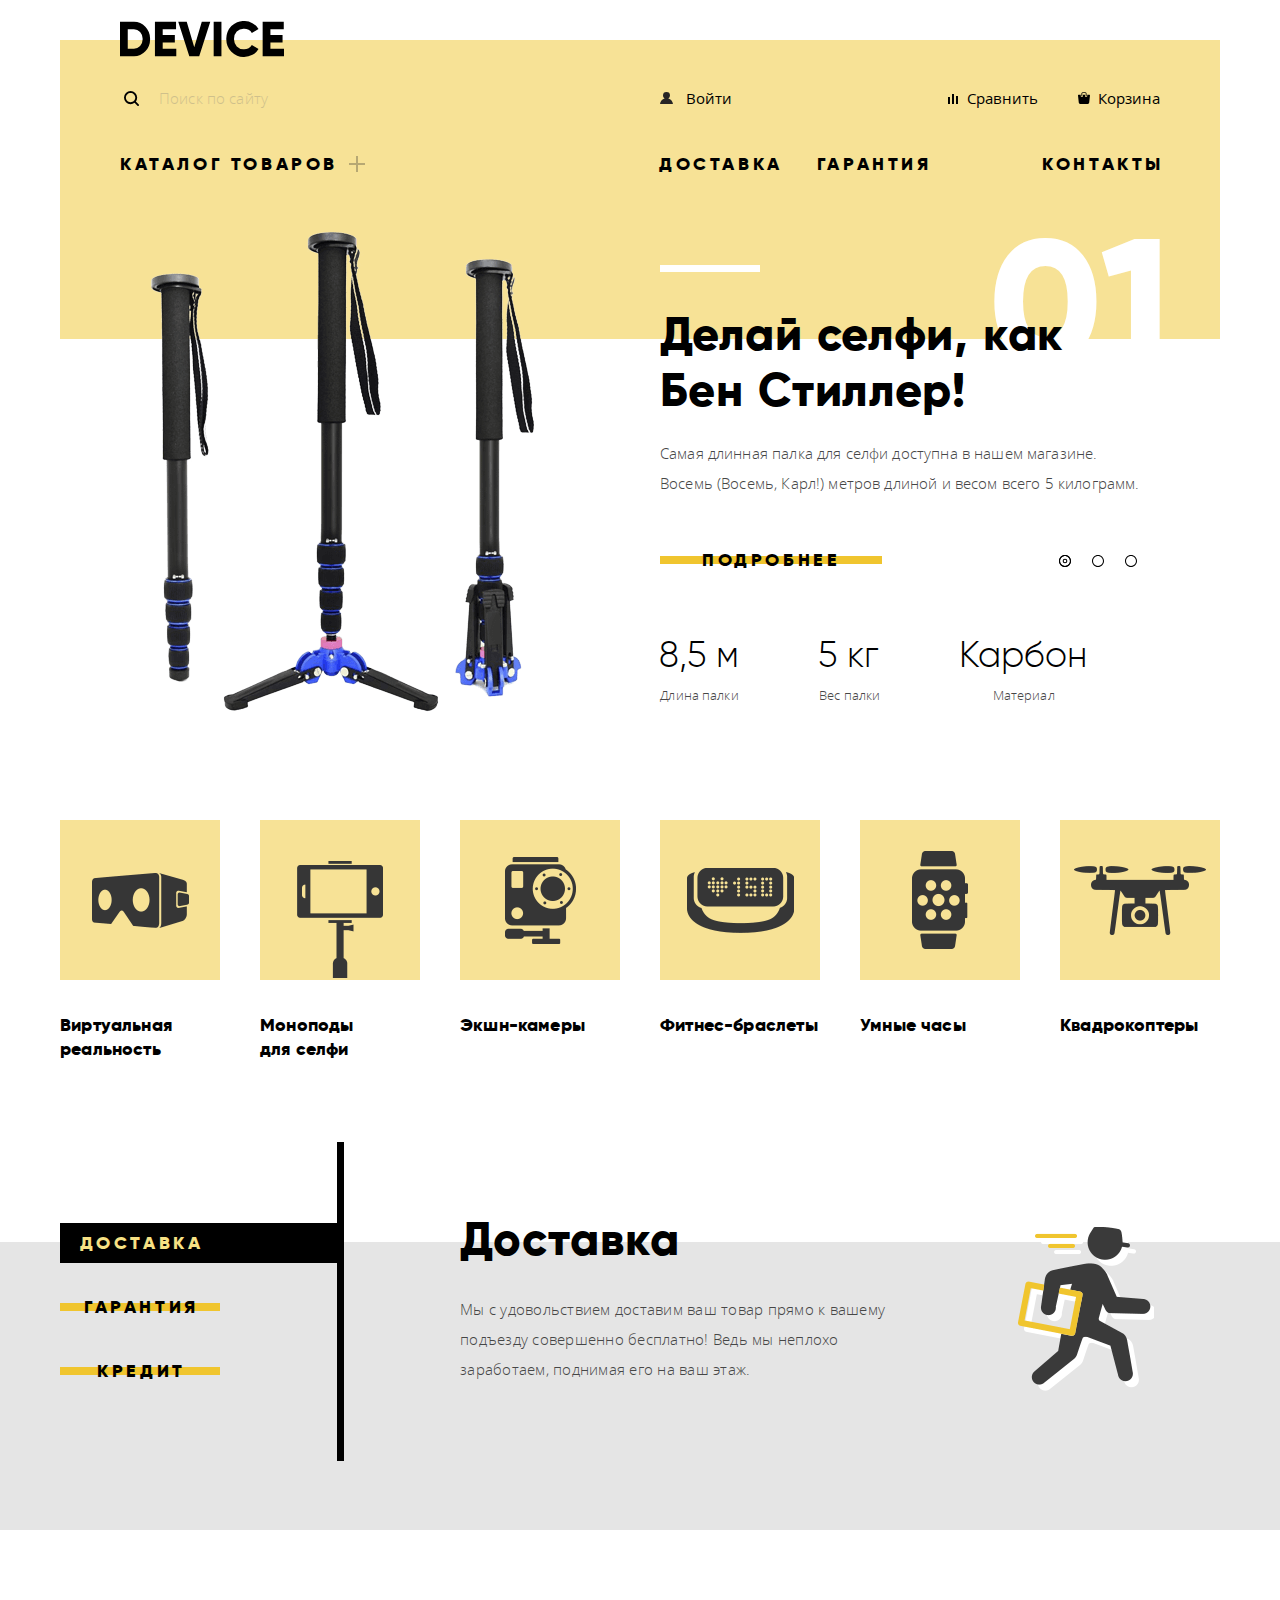
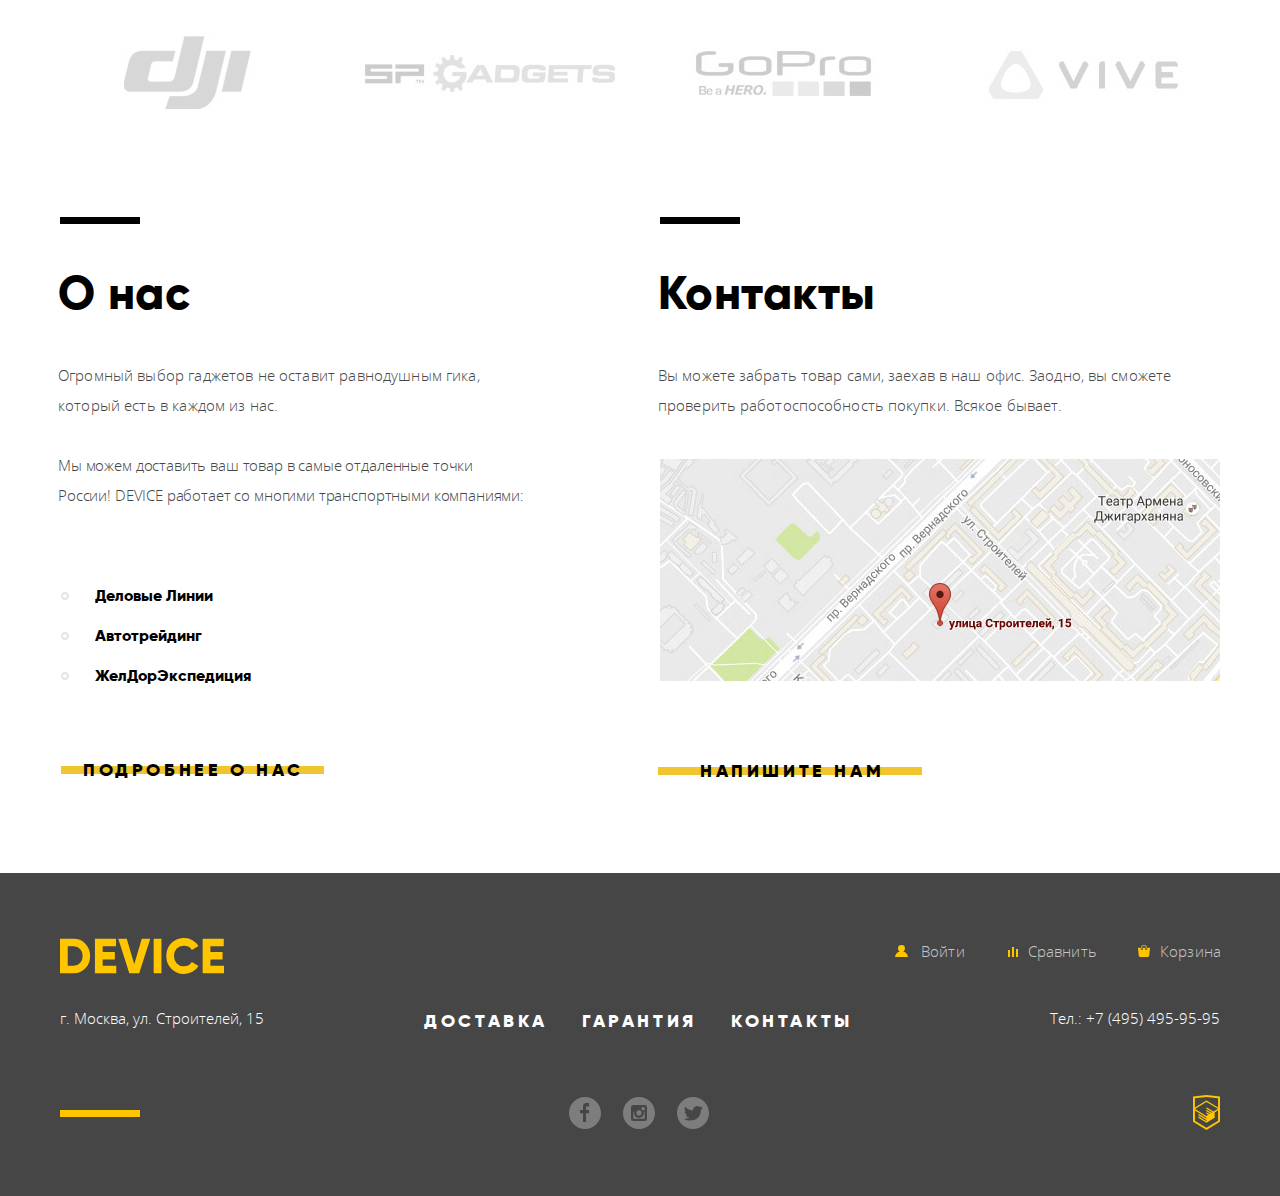
<file: index.html>
<!DOCTYPE html>
<html lang="ru">
  <head>
    <meta charset="utf-8">
    <title>HTML Academy: Девайс</title>
    <link href="css/normalize.css" rel="stylesheet">
    <link href="css/main.min.css" rel="stylesheet">
    <meta name="format-detection" content="telephone=no">
  </head>
  <body>
    <div class="site-wrapper">
      <h1 class="visually-hidden">Магазин Девайс</h1>
      <!--Хедер сайта-->
      <header class="main-header">
        <nav class="main-navigation">
          <a class="main-logo">
          <img src="img/svg/logo.svg" width="164" height="36" alt="Магазин Device">
          </a>
          <!--Главная навигация-->
          <div class="user-navigation-wrapper">
            <h2 class="visually-hidden">Поиск по сайту</h2>
            <form class="user-navigation-form-search" method="get" action="https://echo.htmlacademy.ru">
              <label for="search" class="visually-hidden">Поиск по сайту</label>
              <input class="user-navigation-search" type="search" name="search" id="search" placeholder="Поиск по сайту">
              <button class="button-search" type="submit">Найти</button>
            </form>
            <h2 class="visually-hidden">Меню пользователя</h2>
            <ul class="user-navigation-list">
              <li class="user-navigation-item"><a class="user-navigation-link-entry" href="#">Войти</a></li>
              <li class="user-navigation-item"><a class="user-navigation-link-compare" href="#">Сравнить</a></li>
              <li class="user-navigation-item"><a class="user-navigation-link-basket" href="#">Корзина</a></li>
            </ul>
          </div>
          <h2 class="visually-hidden">Меню навигации по сайту</h2>
          <ul class="site-navigation-list">
            <li class="site-navigation-catalog-item">
              <a class="site-navigation-catalog-link" href="#">Каталог товаров</a>
              <div class="site-navigation-catalog-wrapper">
                <div>
                  <ul class="site-cameras-list">
                    <li><a href="#">Виртуальная реальность</a></li>
                    <li><a href="catalog.html">Моноподы для селфи</a></li>
                    <li><a href="#">Экшн-камеры</a></li>
                  </ul>
                  <ul class="site-bracelets-list">
                    <li><a href="#">Фитнес-браслеты</a></li>
                    <li><a href="#">Умные часы</a></li>
                  </ul>
                  <ul class="site-machines-list">
                    <li><a href="#">Квадрокоптеры</a></li>
                  </ul>
                </div>
              </div>
            </li>
            <li class="site-navigation-item"><a href="#">Доставка</a></li>
            <li class="site-navigation-item"><a href="#">Гарантия</a></li>
            <li class="site-navigation-item"><a href="#">Контакты</a></li>
          </ul>
        </nav>
      </header>
    </div>
    <!--Основаная часть-->
    <main>
      <div class="site-wrapper">
        <!--Первый слайдер-->
        <section class="first-slider">
          <h2 class="visually-hidden">Первый слайдер</h2>
          <input type="radio" name="first-slider" id="first-slider-first-button" checked>
          <input type="radio" name="first-slider" id="first-slider-second-button">
          <input type="radio" name="first-slider" id="first-slider-third-button">
          <ul class="first-slider-list">
            <li class="first-slider-item first-slide">
              <div class="first-slide-wrapper">
                <h3 class="visually-hidden">Описание первого слайда</h3>
                <img class="first-slide-image" src="img/slider-1.png" width="384" height="486" alt="Палка для селфи">
                <div class="first-slider-item-wrapper">
                  <p class="slide-item-title first-title">Делай селфи, как Бен Стиллер!</p>
                  <p class="slide-item-description first-description">Самая длинная палка для селфи доступна в нашем магазине.</p>
                  <p class="slide-item-description first-description">Восемь (Восемь, Карл!) метров длиной и весом всего 5 килограмм.</p>
                  <div class="slide-item-link">
                    <a class="button" href="#"><span>Подробнее</span></a>
                  </div>
                  <table class="slide-item-table first-table">
                    <tbody>
                      <tr class="slide-item-table-item">
                        <th>Длина палки</th>
                        <td>8,5 м</td>
                      </tr>
                      <tr class="slide-item-table-item">
                        <th>Вес палки</th>
                        <td>5 кг</td>
                      </tr>
                      <tr class="slide-item-table-item">
                        <th>Материал</th>
                        <td>Карбон</td>
                      </tr>
                    </tbody>
                  </table>
                </div>
              </div>
            </li>
            <li class="first-slider-item second-slide">
              <div class="second-slide-wrapper">
                <h3 class="visually-hidden">Описание второго слайда</h3>
                <img class="second-slide-image" src="img/slider-2.png" width="345" height="485" alt="Фитнес браслет">
                <div class="first-slider-item-wrapper">
                  <p class="slide-item-title second-title">Худеем правильно!</p>
                  <p class="slide-item-description second-description">Мотивирующие фитнес-браслеты помогут найти в себе силы не пропускать занятия и соблюдать диету.</p>
                  <div class="slide-item-link">
                    <a class="button" href="#">Подробнее</a>
                  </div>
                  <table class="slide-item-table second-table">
                    <tbody>
                      <tr class="slide-item-table-item">
                        <th>Без подзарядки</th>
                        <td>48 часов</td>
                      </tr>
                    </tbody>
                  </table>
                </div>
              </div>
            </li>
            <li class="first-slider-item third-slide">
              <div class="third-slide-wrapper">
                <h3 class="visually-hidden">Описание третьего слайда</h3>
                <img class="third-slide-image" src="img/slider-3.png" width="526" height="334" alt="Квадрокоптер">
                <div class="first-slider-item-wrapper">
                  <p class="slide-item-title third-title">Порхает как бабочка, жалит как пчела!</p>
                  <p class="slide-item-description third-description">Этот обычный, на первый взгляд, квадрокоптер оснащен мощным лазером, замаскированным под стандартную камеру.</p>
                  <div class="slide-item-link">
                    <a class="button" href="#">Подробнее</a>
                  </div>
                  <table class="slide-item-table third-table">
                    <tbody>
                      <tr class="slide-item-table-item">
                        <th>Дальность полета</th>
                        <td>800 м</td>
                      </tr>
                      <tr class="slide-item-table-item">
                        <th>Радиус поражения</th>
                        <td>50 м</td>
                      </tr>
                    </tbody>
                  </table>
                </div>
              </div>
            </li>
          </ul>
          <div class="first-slider-buttons">        
            <label for="first-slider-first-button"><span class="visually-hidden">Первый слайд</span></label>          
            <label for="first-slider-second-button"><span class="visually-hidden">Второй слайд</span></label>
            <label for="first-slider-third-button"><span class="visually-hidden">Третий слайд</span></label>
          </div>
        </section>
        <!--Каталог на главной странице-->
        <section class="popular-goods">
          <h2 class="visually-hidden">Список товаров</h2>
          <ul class="popular-goods-list">
            <li class="popular-goods-item">
              <a href="#">
                <h3>Виртуальная реальность</h3>
              </a>
              <p>
                <img src="img/popular-1.png" width="97" height="55" alt="Виртуальная реальность">
              </p>
            </li>
            <li class="popular-goods-item">
              <a href="catalog.html">
                <h3>Моноподы<br> для селфи</h3>
              </a>
              <p>
                <img src="img/popular-2.png" width="86" height="160" alt="Моноподы для селфи">
              </p>
            </li>
            <li class="popular-goods-item">
              <a href="#">
                <h3>Экшн-камеры</h3>
              </a>
              <p>
                <img src="img/popular-3.png" width="71" height="87" alt="Экшн-камеры">
              </p>
            </li>
            <li class="popular-goods-item">
              <a href="#">
                <h3>Фитнес-браслеты</h3>
              </a>
              <p>
                <img src="img/popular-4.png" width="107" height="65" alt="Фитнес-браслеты">
              </p>
            </li>
            <li class="popular-goods-item">
              <a href="#">
                <h3>Умные часы</h3>
              </a>
              <p>
                <img src="img/popular-5.png" width="56" height="98" alt="Умные часы">
              </p>
            </li>
            <li class="popular-goods-item">
              <a href="#">
                <h3>Квадрокоптеры</h3>
              </a>
              <p>
                <img src="img/poppular-6.png" width="132" height="69" alt="Квадрокоптеры">
              </p>
            </li>
          </ul>
        </section>
      </div>
      <!--Второй слайдер-->
      <section class="second-slider">
        <div class="site-wrapper">
          <h2 class="visually-hidden">Второй слайдер</h2>
          <input type="radio" name="second-slider" id="second-slider-first-button" checked>
          <input type="radio" name="second-slider" id="second-slider-second-button">
          <input type="radio" name="second-slider" id="second-slider-third-button">
          <ul class="second-slider-buttons-list">
            <li class="slider-buttons-item"><label for="second-slider-first-button">Доставка</label></li>
            <li class="slider-buttons-item"><label for="second-slider-second-button">Гарантия</label></li>
            <li class="slider-buttons-item"><label for="second-slider-third-button">Кредит</label></li>
          </ul>
          <ul class="second-slider-list">
            <li class="second-slider-item first-slide">
              <h3>Доставка</h3>
              <p class="slide-item-description">Мы с удовольствием доставим ваш товар прямо к вашему подъезду совершенно бесплатно! Ведь мы неплохо заработаем, поднимая его на ваш этаж.</p>
            </li>
            <li class="second-slider-item second-slide">
              <h3>Гарантия</h3>
              <p class="slide-item-description">Если из-за возгорания купленного у нас товара у вас сгорит дом — не переживайте, мы выдадим вам новый.</p>
              <p class="slide-item-description">Товар, не дом, конечно же.</p>
            </li>
            <li class="second-slider-item third-slide">
              <h3>Кредит</h3>
              <p class="slide-item-description">Залезть в долговую яму стало проще! Кредитные консультанты подберут для вас наиболее выгодные условия кредита. Выгодные для нашего банка, разумеется.</p>
            </li>
          </ul>
        </div>
      </section>
      <!--Логотипы-->
      <div class="site-wrapper">
        <section class="logos">
          <h2 class="visually-hidden">Логотипы</h2>
          <ul class="logos-list">
            <li class="logos-item first-logo">
              <a class="logos-link" href="#">
                <div><img class="first-logo-image" src="img/logo-1.jpg" width="260" height="100" alt="Логотип DJI"></div>
              </a>
            </li>
            <li class="logos-item second-logo">
              <a class="logos-link" href="#">
                <div><img class="second-logo-image" src="img/logo-3.jpg" width="260" height="100" alt="Логотип SP Gagets"></div>
              </a>
            </li>
            <li class="logos-item third-logo">
              <a class="logos-link" href="#">
                <div><img class="third-logo-image" src="img/logo-2.jpg" width="260" height="100" alt="Логотип GoPro"></div>
              </a>
            </li>
            <li class="logos-item forth-logo">
              <a class="logos-link" href="#">
                <div><img class="forth-logo-image" src="img/logo-4.jpg" width="260" height="100" alt="Логотип VIVE"></div>
              </a>
            </li>
          </ul>
        </section>
        <section class="information">
          <!--О нас-->
          <section class="about">
            <h2 class="about-title">О нас</h2>
            <p class="about-description">Огромный выбор гаджетов не оставит равнодушным гика, который есть в каждом из нас.</p>
            <p class="about-description">Мы можем доставить ваш товар в самые отдаленные точки России! DEVICE работает со многими транспортными компаниями:</p>
            <ul class="about-list">
              <li class="about-item"><a href="#">Деловые Линии</a></li>
              <li class="about-item"><a href="#">Автотрейдинг</a></li>
              <li class="about-item"><a href="#">ЖелДорЭкспедиция</a></li>
            </ul>
            <div class="about-link">
              <a class="button" href="#">Подробнее о нас</a>
            </div>
          </section>
          <!--Контакты-->
          <section class="contacts">
            <h2 class="contacts-title">Контакты</h2>
            <p class="contacts-description">Вы можете забрать товар сами, заехав в наш офис. Заодно, вы сможете проверить работоспособность покупки. Всякое бывает.</p>
            <!--Карта-->
            <h3 class="visually-hidden">Карта</h3>
            <a class="map-link" href="map.html">
              <img class="map" src="img/map.jpg" width="560" height="222" alt="Адрес: ул. Строителей, 15" title="Нажмите, чтобы развернуть полную карту">
            </a>
            <div class="contacts-link">
              <a class="button" href="feedback.html">Напишите нам</a>
            </div>
          </section>
        </section>
      </div>
    </main>
    <!--Футер сайта-->
    <footer class="main-footer">
      <div class="site-wrapper">
        <!--Блок польователя в подвале-->
        <div class="footer-user-wrapper">
          <a class="footer-logo">
          <img src="img/svg/logo-footer.svg" width="164" height="36" alt="Магазин Device">
          </a>
          <h3 class="visually-hidden">Меню пользователя</h3>
          <ul class="footer-user-list">
            <li class="footer-user-item"><a class="footer-user-link-entry" href="#">Войти</a></li>
            <li class="footer-user-item"><a class="footer-user-link-compare" href="#">Сравнить</a></li>
            <li class="footer-user-item"><a class="footer-user-link-basket" href="#">Корзина</a></li>
          </ul>
        </div>
        <!--Блок поиска по сайту в подвале-->
        <div class="footer-site-wrapper">
          <h3 class="visually-hidden">Адрес</h3>
          <p class="footer-adress">г. Москва, ул. Строителей, 15</p>
          <h3 class="visually-hidden">Меню навигации по сайту</h3>
          <ul class="footer-site-list">
            <li class="footer-site-item"><a href="#">Доставка</a></li>
            <li class="footer-site-item"><a href="#">Гарантия</a></li>
            <li class="footer-site-item"><a href="#">Контакты</a></li>
          </ul>
          <h3 class="visually-hidden">Телефон</h3>
          <p><a class="footer-phone-link" href="tel:+74954959595">Тел.: +7 (495) 495-95-95</a></p>
        </div>
        <!--Копки соцсетей-->
        <div class="footer-social-wrapper">
          <h3 class="visually-hidden">Социальные сети</h3>
          <ul class="footer-social-list">
            <li class="footer-social-item">
              <a class="footer-social-link" href="#">
                <span class="visually-hidden">Facebook</span>
                <svg xmlns="http://www.w3.org/2000/svg" width="32" height="32">
                  <path fill="#FFF" d="M16 0C7.164 0 0 7.163 0 16s7.164 16 16 16c8.837 0 16-7.164 16-16S24.837 0 16 0zm4.062 9.455h-3.021v3.444h3.021v3.445h-3.021v8.61H14.02v-8.61H11v-3.445h3.021V9.455c0-1.902 1.353-3.445 3.021-3.445h3.021v3.445z"/>
                </svg>
              </a>
            </li>
            <li class="footer-social-item">
              <a class="footer-social-link" href="#">
                <span class="visually-hidden">Instagram</span>
                <svg xmlns="http://www.w3.org/2000/svg" width="32" height="32">
                  <g fill="#FFF">
                    <path d="M20.916 16a4.938 4.938 0 1 1-9.877 0c0-.394.051-.773.138-1.14h-.897v6.838h11.396V14.86h-.897c.086.367.137.746.137 1.14z"/>
                    <path d="M15.978 18.659c1.466 0 2.659-1.193 2.659-2.659s-1.193-2.659-2.659-2.659c-1.466 0-2.659 1.193-2.659 2.659s1.192 2.659 2.659 2.659zM18.637 10.302h3.039v3.039h-3.039z"/>
                    <path d="M16 0C7.164 0 0 7.164 0 16c0 8.837 7.164 16 16 16 8.837 0 16-7.163 16-16 0-8.836-7.163-16-16-16zm7.955 21.698a2.285 2.285 0 0 1-2.279 2.279H10.279A2.285 2.285 0 0 1 8 21.698V10.302a2.286 2.286 0 0 1 2.279-2.279h11.396a2.286 2.286 0 0 1 2.279 2.279v11.396z"/>
                  </g>
                </svg>
              </a>
            </li>
            <li class="footer-social-item">
              <a class="footer-social-link" href="#">
                <span class="visually-hidden">Twitter</span>
                <svg xmlns="http://www.w3.org/2000/svg" width="32" height="32">
                  <path fill="#FFF" d="M16 0C7.164 0 0 7.164 0 16c0 8.837 7.164 16 16 16 8.837 0 16-7.163 16-16 0-8.836-7.163-16-16-16zm7.944 12.809c-.251 6.516-3.463 10.832-10.992 10.702h-.486c-.447 0-4.543-.443-5.344-1.823 2.479.19 4.247-.406 5.12-1.136-1.048-.289-2.923-.461-3.251-2.848.384.104.618.221 1.299.113-1.307-.824-2.758-1.519-2.679-3.643.311.317 1.164.518 1.46.457-.768-.233-2.149-3.244-.974-4.781 1.984 1.79 4.075 3.482 7.804 3.643.227-2.214 1.24-3.699 3.168-4.325 1.84-.479 3.255.26 3.901 1.138.737-.224 1.453-.466 2.193-.685-.004.833-.569 1.463-.935 1.709.747.165 1.423-.475 1.423-.475-.184.963-1.094 1.725-1.707 1.954z"/>
                </svg>
              </a>
            </li>
          </ul>
          <!--Логотип HTML Academy-->
          <aside class="footer-copyright">
            <a href="https://htmlacademy.ru/intensive/htmlcss">
            <img src="img/svg/logo-html.svg" width="27" height="35" alt="HTML Academy">
            </a>
          </aside>
        </div>
      </div>
    </footer>
    <!--Попап обратной связи-->
    <div class="feedback">
      <!--содержание в виде формы-->
      <button class="button-close" type="button"><span class="visually-hidden">Закрыть</span></button>
      <form class="feedback-form" method="post" action="https://echo.htmlacademy.ru">
        <label class="feedback-name-title">Ваше имя: 
        <input class="feedback-name" type="text" name="name" id="name" placeholder="Имя Фамилия">
        </label>
        <label class="feedback-email-title">Ваш e-mail:
        <input class="feedback-email" type="email" name="email" id="email" placeholder="email@example.com">
        </label> 
        <label class="feedback-comment-title">Текст письма:
        <textarea class="feedback-comment" name="comment" id="comment" placeholder="В свободной форме"></textarea>
        </label> 
        <div class="feedback-button-wrapper">
          <button class="button button-submit" type="submit">Отправить</button>
        </div>
      </form>
    </div>
    <!--Попап карты-->
    <div class="map-popup">
      <button class="button-close" type="button"><span class="visually-hidden">Закрыть</span></button>
      <div class="map-popup-wrapper">
        <img src="img/map-big.jpg" width="960" height="559" alt="ул.Строителей, 15">
        <iframe src="https://www.google.com/maps/embed?pb=!1m18!1m12!1m3!1d2249.089068321769!2d37.528641674485364!3d55.687439217368436!2m3!1f0!2f0!3f0!3m2!1i1024!2i768!4f13.1!3m3!1m2!1s0x46b54cf65f5c8955%3A0x694710ccd55501e!2z0YPQuy4g0KHRgtGA0L7QuNGC0LXQu9C10LksIDE1LCDQnNC-0YHQutCy0LAsIDExOTMxMQ!5e0!3m2!1sru!2sru!4v1535471730315" width="960" height="559" style="border:0" allowfullscreen></iframe>
      </div>
    </div>
    <script src="js/main.min.js"></script>  
  </body>
</html>
</file>
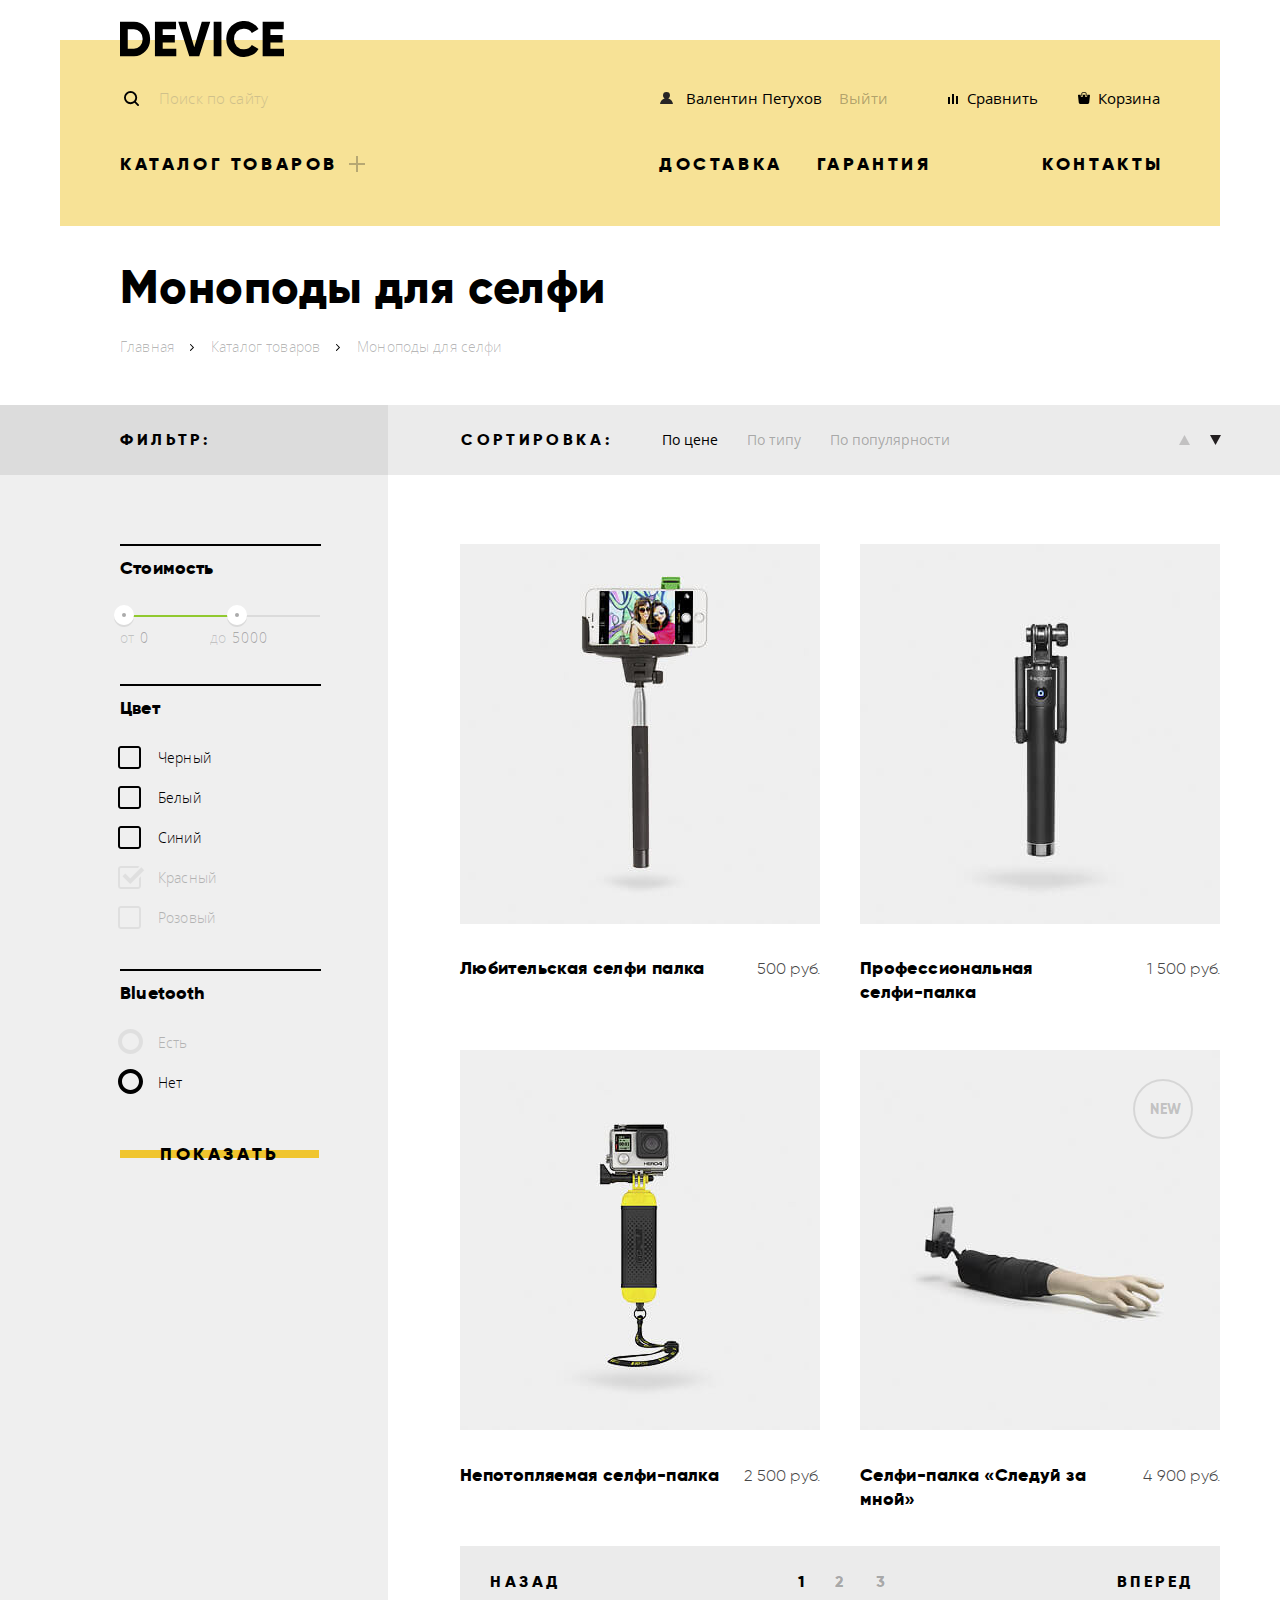
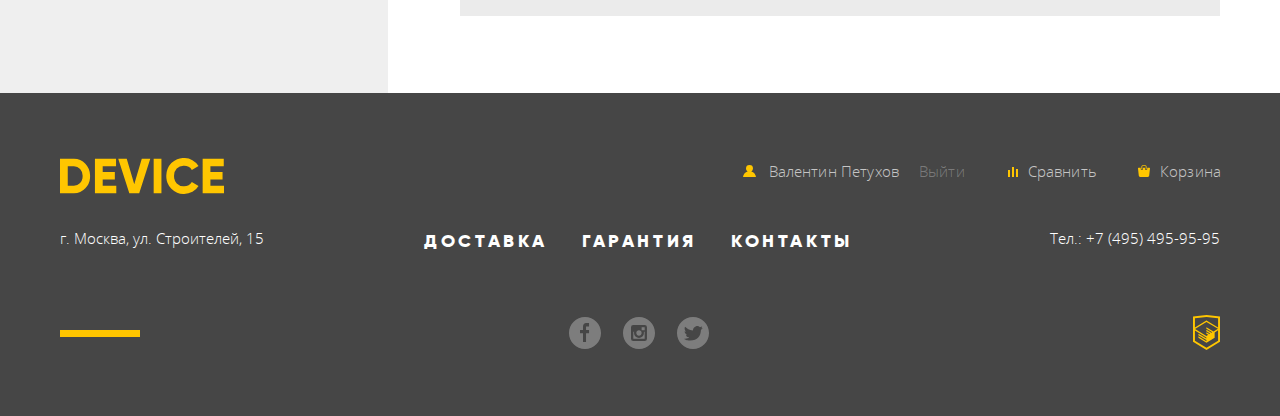
<file: catalog.html>
<!DOCTYPE html>
<html lang="ru">
  <head>
    <meta charset="utf-8">
    <title>HTML Academy: Девайс</title>
    <link href="css/normalize.css" rel="stylesheet">
    <link href="css/main.min.css" rel="stylesheet">
    <meta name="format-detection" content="telephone=no">
  </head>
  <body class="inner-page">
    <div class="site-wrapper">
      <!--Хедер сайта-->
      <header class="main-header">
        <nav class="main-navigation">
          <a class="main-logo" href="index.html">
          <img class="main-logo-image" src="img/svg/logo.svg" width="164" height="36" alt="Магазин Device">
          </a>
          <!--Главная навигация-->
          <div class="user-navigation-wrapper">
            <h2 class="visually-hidden">Поиск по сайту</h2>
            <form class="user-navigation-form-search" method="get" action="https://echo.htmlacademy.ru">
              <label for="search" class="visually-hidden">Поиск по сайту</label>
              <input class="user-navigation-search" type="search" name="search" id="search" placeholder="Поиск по сайту">
              <button class="button-search" type="submit">Найти</button>
            </form>
            <h2 class="visually-hidden">Меню пользователя</h2>
            <ul class="user-navigation-list">
              <li class="user-navigation-item">
                <a class="user-navigation-link-user" href="#">Валентин Петухов</a>
                <a class="user-navigation-link-exit" href="#">Выйти</a>
              </li>
              <li class="user-navigation-item"><a class="user-navigation-link-compare" href="#">Сравнить</a></li>
              <li class="user-navigation-item"><a class="user-navigation-link-basket" href="#">Корзина</a></li>
            </ul>
          </div>
          <h2 class="visually-hidden">Меню навигации по сайту</h2>
          <ul class="site-navigation-list">
            <li class="site-navigation-catalog-item">
              <a class="site-navigation-catalog-link" href="#">Каталог товаров</a>
              <div class="site-navigation-catalog-wrapper">
                <div>
                  <ul class="site-cameras-list">
                    <li><a href="#">Виртуальная реальность</a></li>
                    <li><a class="site-cameras-link-current">Моноподы для селфи</a></li>
                    <li><a href="#">Экшн-камеры</a></li>
                  </ul>
                  <ul class="site-bracelets-list">
                    <li><a href="#">Фитнес-браслеты</a></li>
                    <li><a href="#">Умные часы</a></li>
                  </ul>
                  <ul class="site-machines-list">
                    <li><a href="#">Квадрокоптеры</a></li>
                  </ul>
                </div>
              </div>
            </li>
            <li class="site-navigation-item"><a href="#">Доставка</a></li>
            <li class="site-navigation-item"><a href="#">Гарантия</a></li>
            <li class="site-navigation-item"><a href="#">Контакты</a></li>
          </ul>
        </nav>
      </header>
    </div>
    <!--Основная часть-->
    <main>
      <!--Хлебные крошки-->
      <div class="site-wrapper">
        <section class="breadcrumbs">
          <h1>Моноподы для селфи</h1>
          <ul class="breadcrumbs-list">
            <li class="breadcrumbs-item"><a href="index.html">Главная</a></li>
            <li class="breadcrumbs-item"><a href="#">Каталог товаров</a></li>
            <li class="breadcrumbs-item breadcrumbs-item-current"><a>Моноподы для селфи</a></li>
          </ul>
        </section>
      </div>
      <div class="site-wrapper-one">
        <!--Основная часть-->
        <section class="main-catalog-container">
          <!--Фильтр-->
          <section class="filter">
            <h2 class="filter-title">Фильтр:</h2>
            <form class="filter-form" method="post" action="https://echo.htmlacademy.ru">
              <div class="filter-range">
                <h3 class="filter-range-title">Стоимость</h3>
                <div class="filter-range-scales">
                  <div class="general-scale"></div>
                  <div class="current-scale">
                    <div></div>
                    <div></div>
                  </div>
                </div>
                <div class="filter-range-values">
                  <label>от
                  <span class="visually-hidden">Минимальное значение</span>
                  <input type="number" name="first-value" id="first-value" value="0">
                  </label>
                  <label>до
                  <span class="visually-hidden">Максимальное значение</span>
                  <input type="number" name="second-value" id="second-value" value="5000">
                  </label>
                </div>
              </div>
              <div class="filter-checkbox">
                <h3 class="filter-checkbox-title">Цвет</h3>
                <input class="filter-checkbox-button" type="checkbox" name="color-black" id="color-black">
                <label for="color-black">Черный</label>
                <input class="filter-checkbox-button" type="checkbox" name="color-white" id="color-white">
                <label for="color-white">Белый</label>
                <input class="filter-checkbox-button" type="checkbox" name="color-blue" id="color-blue">
                <label for="color-blue">Синий</label>
                <input class="filter-checkbox-button" type="checkbox" name="color-red" id="color-red" disabled checked>
                <label for="color-red">Красный</label>
                <input class="filter-checkbox-button" type="checkbox" name="color-pink" id="color-pink" disabled>
                <label for="color-pink">Розовый</label>
              </div>
              <div class="filter-radio">
                <h3 class="filter-radio-title">Bluetooth</h3>
                <input class="filter-radio-button" type="radio" name="bluetooth-radio" id="bluetooth-on" disabled>
                <label for="bluetooth-on">Есть</label>
                <input class="filter-radio-button" type="radio" name="bluetooth-radio" id="bluetooth-off">
                <label for="bluetooth-off">Нет</label>
              </div>
              <button class="button" type="submit">Показать</button>
            </form>
          </section>
          <!--Каталог-->
          <section class="catalog">
            <!--Сортировка-->
            <section class="catalog-sorting">
              <h2 class="catalog-sorting-title">Сортировка:</h2>
              <ul class="catalog-sorting-list">
                <li class="catalog-sorting-item catalog-sorting-item-current"><a href="#">По цене</a></li>
                <li class="catalog-sorting-item"><a href="#">По типу</a></li>
                <li class="catalog-sorting-item"><a href="#">По популярности</a></li>
              </ul>
            </section>
            <!--Список товаров-->
            <section class="catalog-items">
              <h2 class="visually-hidden">Список товаров:</h2>
              <ul class="catalog-items-list">
                <li class="catalog-item-element">
                  <div class="catalog-title-wrapper">
                    <h3 class="catalog-title"><a href="#">Любительская селфи палка</a></h3>
                    <p class="catalog-price">500 руб.</p>
                  </div>
                  <div class="catalog-image-wrapper">
                    <img src="img/item-1.jpg" width="360" height="380" alt="Любительская селфи палка">
                    <ul class="catalog-image-buttons-list">
                      <li class="catalog-image-button-item-current"><button class="button" type="button">В корзину</button></li>
                      <li class="catalog-image-button-item"><button class="button-compare" type="button">Добавить к сравнению</button></li>
                    </ul>
                  </div>
                </li>
                <li class="catalog-item-element">
                  <div class="catalog-title-wrapper">
                    <h3 class="catalog-title"><a href="#">Профессиональная<br> селфи-палка</a></h3>
                    <p class="catalog-price">1 500 руб.</p>
                  </div>
                  <div class="catalog-image-wrapper">
                    <img src="img/item-2.jpg" width="360" height="380" alt="Профессиональная селфи-палка">
                    <ul class="catalog-image-buttons-list">
                      <li class="catalog-image-button-item-current"><button class="button" type="button">В корзину</button></li>
                      <li class="catalog-image-button-item"><button class="button-compare" type="button">Добавить к сравнению</button></li>
                    </ul>
                  </div>
                </li>
                <li class="catalog-item-element">
                  <div class="catalog-title-wrapper">
                    <h3 class="catalog-title"><a href="#">Непотопляемая селфи-палка</a></h3>
                    <p class="catalog-price">2 500 руб.</p>
                  </div>
                  <div class="catalog-image-wrapper">
                    <img src="img/item-3.jpg" width="360" height="380" alt="Непотопляемая селфи-палка">
                    <ul class="catalog-image-buttons-list">
                      <li class="catalog-image-button-item-current"><button class="button" type="button">В корзину</button></li>
                      <li class="catalog-image-button-item"><button class="button-compare" type="button">Добавить к сравнению</button></li>
                    </ul>
                  </div>
                </li>
                <li class="catalog-item-element new">
                  <div class="catalog-title-wrapper">
                    <h3 class="catalog-title"><a href="#">Селфи-палка «Следуй за мной»</a></h3>
                    <p class="catalog-price">4 900 руб.</p>
                  </div>
                  <div class="catalog-image-wrapper">
                    <img src="img/item-4.jpg" width="360" height="380" alt="Селфи-палка «Следуй за мной»">
                    <ul class="catalog-image-buttons-list">
                      <li class="catalog-image-button-item-current"><button class="button" type="button">В корзину</button></li>
                      <li class="catalog-image-button-item"><button class="button-compare" type="button">Добавить к сравнению</button></li>
                    </ul>
                  </div>
                </li>
              </ul>
            </section>
            <!--Пэгинатор-->
            <div class="paginator">
              <h2 class="visually-hidden">Страницы каталога:</h2>
              <ul class="paginator-list">
                <li class="paginator-item paginator-item-current"><a>Назад</a></li>
                <li class="paginator-numbers-item paginator-numbers-item-current"><a>1</a></li>
                <li class="paginator-numbers-item"><a href="#">2</a></li>
                <li class="paginator-numbers-item"><a href="#">3</a></li>
                <li class="paginator-item"><a href="#">Вперед</a></li>
              </ul>
            </div>
          </section>
        </section>
      </div>
    </main>
    <!--Футер сайта-->
    <footer class="main-footer">
      <div class="site-wrapper">
        <!--Блок польователя в подвале-->
        <div class="footer-user-wrapper">
          <a class="footer-logo" href="index.html">
          <img src="img/svg/logo-footer.svg" width="164" height="36" alt="Магазин Device">
          </a>
          <h3 class="visually-hidden">Меню пользователя</h3>
          <ul class="footer-user-list">
            <li class="footer-user-item">
              <a class="footer-user-link-user" href="#">Валентин Петухов</a>
              <a class="footer-user-link-exit" href="#">Выйти</a>
            </li>
            <li class="footer-user-item"><a class="footer-user-link-compare" href="#">Сравнить</a></li>
            <li class="footer-user-item"><a class="footer-user-link-basket" href="#">Корзина</a></li>
          </ul>
        </div>
        <!--Блок поиска по сайту в подвале-->
        <div class="footer-site-wrapper">
          <h3 class="visually-hidden">Адрес</h3>
          <p class="footer-adress">г. Москва, ул. Строителей, 15</p>
          <h3 class="visually-hidden">Меню навигации по сайту</h3>
          <ul class="footer-site-list">
            <li class="footer-site-item"><a href="#">Доставка</a></li>
            <li class="footer-site-item"><a href="#">Гарантия</a></li>
            <li class="footer-site-item"><a href="#">Контакты</a></li>
          </ul>
          <h3 class="visually-hidden">Телефон</h3>
          <p><a class="footer-phone-link" href="tel:+74954959595">Тел.: +7 (495) 495-95-95</a></p>
        </div>
        <!--Копки соцсетей-->
        <div class="footer-social-wrapper">
          <h3 class="visually-hidden">Социальные сети</h3>
          <ul class="footer-social-list">
            <li class="footer-social-item">
              <a class="footer-social-link" href="#">
                <span class="visually-hidden">Facebook</span>
                <svg xmlns="http://www.w3.org/2000/svg" width="32" height="32">
                  <path fill="#FFF" d="M16 0C7.164 0 0 7.163 0 16s7.164 16 16 16c8.837 0 16-7.164 16-16S24.837 0 16 0zm4.062 9.455h-3.021v3.444h3.021v3.445h-3.021v8.61H14.02v-8.61H11v-3.445h3.021V9.455c0-1.902 1.353-3.445 3.021-3.445h3.021v3.445z"/>
                </svg>
              </a>
            </li>
            <li class="footer-social-item">
              <a class="footer-social-link" href="#">
                <span class="visually-hidden">Instagram</span>
                <svg xmlns="http://www.w3.org/2000/svg" width="32" height="32">
                  <g fill="#FFF">
                    <path d="M20.916 16a4.938 4.938 0 1 1-9.877 0c0-.394.051-.773.138-1.14h-.897v6.838h11.396V14.86h-.897c.086.367.137.746.137 1.14z"/>
                    <path d="M15.978 18.659c1.466 0 2.659-1.193 2.659-2.659s-1.193-2.659-2.659-2.659c-1.466 0-2.659 1.193-2.659 2.659s1.192 2.659 2.659 2.659zM18.637 10.302h3.039v3.039h-3.039z"/>
                    <path d="M16 0C7.164 0 0 7.164 0 16c0 8.837 7.164 16 16 16 8.837 0 16-7.163 16-16 0-8.836-7.163-16-16-16zm7.955 21.698a2.285 2.285 0 0 1-2.279 2.279H10.279A2.285 2.285 0 0 1 8 21.698V10.302a2.286 2.286 0 0 1 2.279-2.279h11.396a2.286 2.286 0 0 1 2.279 2.279v11.396z"/>
                  </g>
                </svg>
              </a>
            </li>
            <li class="footer-social-item">
              <a class="footer-social-link" href="#">
                <span class="visually-hidden">Twitter</span>
                <svg xmlns="http://www.w3.org/2000/svg" width="32" height="32">
                  <path fill="#FFF" d="M16 0C7.164 0 0 7.164 0 16c0 8.837 7.164 16 16 16 8.837 0 16-7.163 16-16 0-8.836-7.163-16-16-16zm7.944 12.809c-.251 6.516-3.463 10.832-10.992 10.702h-.486c-.447 0-4.543-.443-5.344-1.823 2.479.19 4.247-.406 5.12-1.136-1.048-.289-2.923-.461-3.251-2.848.384.104.618.221 1.299.113-1.307-.824-2.758-1.519-2.679-3.643.311.317 1.164.518 1.46.457-.768-.233-2.149-3.244-.974-4.781 1.984 1.79 4.075 3.482 7.804 3.643.227-2.214 1.24-3.699 3.168-4.325 1.84-.479 3.255.26 3.901 1.138.737-.224 1.453-.466 2.193-.685-.004.833-.569 1.463-.935 1.709.747.165 1.423-.475 1.423-.475-.184.963-1.094 1.725-1.707 1.954z"/>
                </svg>
              </a>
            </li>
          </ul>
          <!--Логотип HTML Academy-->
          <aside class="footer-copyright">
            <a href="https://htmlacademy.ru/intensive/htmlcss">
            <img src="img/svg/logo-html.svg" width="27" height="35" alt="HTML Academy">
            </a>
          </aside>
        </div>
      </div>
    </footer>
  </body>
</file>
<file: css/main.min.css>
@font-face{font-family:"Gilroy";src:url(../fonts/gilroyextrabold.woff) format("woff"),url(../fonts/gilroyextrabold.woff2) format("woff2");font-weight:800;font-style:normal}@font-face{font-family:"Gilroy";src:url(../fonts/gilroylight.woff) format("woff"),url(../fonts/gilroylight.woff2) format("woff2");font-weight:300;font-style:normal}@font-face{font-family:"Open Sans";src:url(../fonts/opensans.woff) format("woff"),url(../fonts/opensans.woff2) format("woff2");font-weight:400;font-style:normal}@font-face{font-family:"Open Sans";src:url(../fonts/opensanslight.woff) format("woff"),url(../fonts/opensanslight.woff2) format("woff2");font-weight:300;font-style:normal}html,body{margin:0;padding:0}body{font-family:"Gilroy","Arial",sans-serif;font-weight:800;font-style:normal;color:#000;margin:0;padding:0;min-width:1200px}.site-wrapper{width:1200px;margin:0 auto;padding:0}.visually-hidden{position:absolute;width:1px;height:1px;border:0;padding:0;clip:rect(0 0 0 0);overflow:hidden}a{text-decoration:none;color:#000}.button{display:inline-block;vertical-align:middle;position:relative;font-size:18px;line-height:24px;letter-spacing:.2em;text-transform:uppercase;padding:7px 42px}.button::before{content:"";position:absolute;top:15px;left:0;width:100%;height:8px;background-color:#f0c52e;z-index:-1}.button:hover{background-color:#f0c52e;-webkit-transition:background-color .3s;-o-transition:background-color .3s;transition:background-color .3s}.button:active{color:rgba(0,0,0,0.3)}.user-navigation-list,.basket-navigation-list,.site-navigation-list,.site-cameras-list,.site-bracelets-list,.site-machines-list,.site-guarantees-list,.first-slider-buttons-list,.first-slider-list,.popular-goods-list,.second-slider-buttons-list,.second-slider-list,.logos-list,.about-list,.footer-user-list,.footer-basket-list,.footer-site-list,.footer-site-guarantees-list,.footer-social-list,.breadcrumbs-list,.catalog-sorting-list,.catalog-items-list,.catalog-image-buttons-list,.paginator-list{list-style:none;margin:0;padding:0}.main-header{background-color:#f7e296;margin:40px 20px 0;padding:0;min-height:299px}.main-navigation{display:-webkit-box;display:-ms-flexbox;display:flex;-webkit-box-orient:vertical;-webkit-box-direction:normal;-ms-flex-direction:column;flex-direction:column;-webkit-box-pack:center;-ms-flex-pack:center;justify-content:center;-webkit-box-align:justify;-ms-flex-align:justify;align-items:justify;padding:0 0 0 60px}.user-navigation-list{display:-webkit-box;display:-ms-flexbox;display:flex;-webkit-box-orient:horizontal;-webkit-box-direction:normal;-ms-flex-direction:row;flex-direction:row;-webkit-box-pack:start;-ms-flex-pack:start;justify-content:flex-start;-webkit-box-align:center;-ms-flex-align:center;align-items:center;-ms-flex-wrap:wrap;flex-wrap:wrap;width:534px}.user-navigation-wrapper{display:-webkit-box;display:-ms-flexbox;display:flex;-webkit-box-orient:horizontal;-webkit-box-direction:normal;-ms-flex-direction:row;flex-direction:row;-webkit-box-pack:justify;-ms-flex-pack:justify;justify-content:space-between;margin:0;padding:0;margin-top:-7px;margin-bottom:30px}.site-navigation-list{display:-webkit-box;display:-ms-flexbox;display:flex;-webkit-box-orient:horizontal;-webkit-box-direction:normal;-ms-flex-direction:row;flex-direction:row;-webkit-box-pack:start;-ms-flex-pack:start;justify-content:flex-start;-webkit-box-align:start;-ms-flex-align:start;align-items:flex-start;-ms-flex-wrap:wrap;flex-wrap:wrap;padding:0 22px 0 0}.main-logo{position:relative;top:-19px;left:0;outline:none}.main-logo:focus img{-webkit-box-shadow:0 0 0 3px #a1b8c9;box-shadow:0 0 0 3px #a1b8c9}.user-navigation-form-search{display:-webkit-box;display:-ms-flexbox;display:flex;-webkit-box-orient:horizontal;-webkit-box-direction:normal;-ms-flex-direction:row;flex-direction:row;-webkit-box-pack:start;-ms-flex-pack:start;justify-content:flex-start;-webkit-box-align:center;-ms-flex-align:center;align-items:center;position:relative;width:445px;margin-right:auto}.user-navigation-search{width:355px;height:49px;padding-left:39px;padding-bottom:8px;padding-top:10px;border:0;-webkit-box-sizing:border-box;box-sizing:border-box;background-color:#f7e296;outline:none}_::-webkit-full-page-media,_:future,:root .user-navigation-search{padding-bottom:0;padding-top:0}.button-search{visibility:hidden;font-family:"Open Sans","Arial",sans-serif;font-size:15px;line-height:30px;font-weight:300;letter-spacing:.01em;padding:8px 20px 11px;margin:0;border:0;background-color:transparent;outline:none;-webkit-box-shadow:inset 2px -2px 0 0 black,inset -2px 2px 0 0 #000;box-shadow:inset 2px -2px 0 0 black,inset -2px 2px 0 0 #000;cursor:pointer}.user-navigation-search:focus ~ .button-search{visibility:visible}.button-search::before{display:none;content:"";position:absolute;width:356px;height:2px;background-color:#000;left:0;bottom:0}.user-navigation-search ~ .button-search::before{display:block}.user-navigation-search:focus ~ .button-search:hover{background-color:#000;color:#fff}.user-navigation-search:focus ~ .button-search:active{background-color:#000;color:rgba(255,255,255,0.3)}.button-search:active{visibility:visible;color:rgba(255,255,255,0.3);background-color:#000}.user-navigation-search::-webkit-input-placeholder{font-family:"Open Sans","Arial",sans-serif;font-size:15px;line-height:30px;font-weight:300;letter-spacing:.01em;opacity:.3}.user-navigation-search:-ms-input-placeholder{font-family:"Open Sans","Arial",sans-serif;font-size:15px;line-height:30px;font-weight:300;letter-spacing:.01em;opacity:.3}.user-navigation-search::-ms-input-placeholder{font-family:"Open Sans","Arial",sans-serif;font-size:15px;line-height:30px;font-weight:300;letter-spacing:.01em;opacity:.3}.user-navigation-search::placeholder{font-family:"Open Sans","Arial",sans-serif;font-size:15px;line-height:30px;font-weight:300;letter-spacing:.01em;opacity:.3}.user-navigation-search:hover::-webkit-input-placeholder{opacity:.6}.user-navigation-search:hover:-ms-input-placeholder{opacity:.6}.user-navigation-search:hover::-ms-input-placeholder{opacity:.6}.user-navigation-search:hover::placeholder{opacity:.6}.user-navigation-form-search::before{content:"";position:absolute;background-image:url(../img/svg/search.svg);background-position:0 0;left:4px;top:18px;background-repeat:no-repeat;width:16px;height:16px}.user-navigation-item{font-family:"Open Sans","Arial",sans-serif;font-size:15px;line-height:30px;font-weight:400;margin-right:60px}.user-navigation-item:first-child{margin-right:auto;margin-left:0}.user-navigation-link-entry,.user-navigation-link-compare,.user-navigation-link-basket{position:relative}.user-navigation-link-entry::before{content:"";position:absolute;background-image:url(../img/svg/user.svg);background-position:0 0;left:-26px;top:4px;background-repeat:no-repeat;width:13px;height:12px}.user-navigation-link-compare::before{content:"";position:absolute;background-image:url(../img/svg/compare.svg);background-position:0 0;left:-19px;top:6px;background-repeat:no-repeat;width:13px;height:12px}.user-navigation-link-basket::before{content:"";position:absolute;background-image:url(../img/svg/cart.svg);background-position:0 0;left:-20px;top:4px;background-repeat:no-repeat;width:13px;height:12px}.site-navigation-catalog-item{position:relative}.site-navigation-catalog-item::before{content:"";position:absolute;background-image:url(../img/svg/plus.svg);right:-27px;top:4px;width:16px;height:16px;opacity:.3}.site-navigation-catalog-wrapper div{display:-webkit-box;display:-ms-flexbox;display:flex;-ms-flex-wrap:wrap;flex-wrap:wrap;margin-left:60px;margin-top:25px}.site-navigation-catalog-item{position:relative;margin-right:321px}.site-navigation-catalog-wrapper{display:none;position:absolute;left:-60px;top:20px;width:1160px;min-height:167px;background-color:#f7e296;z-index:3}.site-navigation-catalog-item:hover .site-navigation-catalog-wrapper{display:block}.site-cameras-list,.site-bracelets-list,.site-machines-list{display:-webkit-box;display:-ms-flexbox;display:flex;-webkit-box-orient:vertical;-webkit-box-direction:normal;-ms-flex-direction:column;flex-direction:column;font-family:"Open Sans","Arial",sans-serif;font-size:15px;line-height:36px;font-weight:300;letter-spacing:.01em}.site-cameras-list{margin-right:59px}.site-bracelets-list{margin-right:76px}.site-machines-list{margin-right:60px}.site-cameras-list a:hover,.site-bracelets-list a:hover,.site-machines-list a:hover{opacity:.6}.site-cameras-list a:active,.site-bracelets-list a:active,.site-machines-list a:active{opacity:.3}.site-navigation-catalog-link,.site-navigation-item{font-size:18px;line-height:24px;letter-spacing:.2em;text-transform:uppercase}.site-navigation-item{margin-right:34px}.site-navigation-item:nth-child(3){margin-right:auto}.user-navigation-link-entry:hover,.user-navigation-link-compare:hover,.user-navigation-link-basket:hover,.site-navigation-catalog-link:hover,.site-navigation-item:hover{opacity:.6}.user-navigation-link-entry:active,.user-navigation-link-compare:active,.user-navigation-link-basket:active,.site-navigation-catalog-link:active,.site-navigation-item:active{opacity:.3}.first-slider-buttons label{cursor:pointer}.first-slider input[type="radio"]{position:absolute;width:1px;height:1px;clip:rect(0 0 0 0)}.first-slider-list .third-slide,.first-slider-list .second-slide,.first-slider-list .first-slide{display:none}#first-slider-first-button:checked ~ .first-slider-buttons label[for="first-slider-first-button"]::after,#first-slider-second-button:checked ~ .first-slider-buttons label[for="first-slider-second-button"]::after,#first-slider-third-button:checked ~ .first-slider-buttons label[for="first-slider-third-button"]::after{display:block}.first-slider input[type="radio"]:focus:checked ~ .first-slider-buttons label::after{-webkit-box-shadow:0 0 0 3px #ffd700;box-shadow:0 0 0 3px #ffd700;border-radius:50%;outline:none}.first-slider-buttons label:hover::before{background-color:#ffd700;border-radius:50%}.first-slider-buttons label:hover::after{background-color:#fff;border-radius:50%}.first-slider #first-slider-first-button:checked ~ .first-slider-list .first-slide{display:block;margin-bottom:-25px;-webkit-animation-name:change;animation-name:change;-webkit-animation-duration:.5s;animation-duration:.5s;-webkit-animation-timing-function:ease;animation-timing-function:ease}.first-slider #first-slider-second-button:checked ~ .first-slider-list .second-slide{display:block;margin-bottom:-36px;-webkit-animation-name:change;animation-name:change;-webkit-animation-duration:.5s;animation-duration:.5s;-webkit-animation-timing-function:ease;animation-timing-function:ease}.first-slider #first-slider-third-button:checked ~ .first-slider-list .third-slide{display:block;margin-bottom:6px;-webkit-animation-name:change;animation-name:change;-webkit-animation-duration:.5s;animation-duration:.5s;-webkit-animation-timing-function:ease;animation-timing-function:ease}_:-ms-fullscreen,:root .first-slider #first-slider-third-button:checked ~ .first-slider-list .third-slide{margin-bottom:2px}@-webkit-keyframes change{0%{opacity:0}10%{opacity:.1}20%{opacity:.2}30%{opacity:.3}40%{opacity:.4}50%{opacity:.5}60%{opacity:.6}70%{opacity:.7}80%{opacity:.8}90%{opacity:.9}100%{opacity:1}}@keyframes change{0%{opacity:0}10%{opacity:.1}20%{opacity:.2}30%{opacity:.3}40%{opacity:.4}50%{opacity:.5}60%{opacity:.6}70%{opacity:.7}80%{opacity:.8}90%{opacity:.9}100%{opacity:1}}.first-slider{position:relative;top:-111px;margin:0 20px 0 19px;padding:0}.first-slider::before{content:"";position:absolute;top:37px;right:460px;width:100px;height:7px;background-color:#fff}.first-slider-buttons{position:absolute;top:327px;right:62px}.first-slider-buttons label{position:relative;margin-right:33px}.first-slider-buttons label::before{content:"";position:absolute;background-image:url(../img/svg/slider-button-empty.svg);background-size:12px 12px;background-repeat:no-repeat;background-position:0 0;width:12px;height:12px;top:1px;left:0}.first-slider-buttons label::after{display:none;content:"";position:absolute;background-image:url(../img/svg/slider-button.svg);background-size:12px 12px;background-repeat:no-repeat;background-position:0 0;width:12px;height:12px;top:1px;left:0}.first-slider-item-wrapper{display:-webkit-box;display:-ms-flexbox;display:flex;-webkit-box-orient:vertical;-webkit-box-direction:normal;-ms-flex-direction:column;flex-direction:column;-webkit-box-pack:start;-ms-flex-pack:start;justify-content:flex-start;-ms-flex-wrap:wrap;flex-wrap:wrap;-ms-flex-preferred-size:532px;flex-basis:532px;margin:78px 0 0}.slide-item-title{font-size:47px;line-height:56px;padding-right:10px;margin:0;margin-bottom:20px;margin-left:4px;word-spacing:2.5px;letter-spacing:.4px}.first-slider-item-wrapper .slide-item-description{font-family:"Open Sans","Arial",sans-serif;font-size:15px;line-height:30px;font-weight:300;color:#464646;margin:0;margin-left:4px;letter-spacing:.01em}.first-title{position:relative;padding-right:125px;z-index:1}.first-title::after{content:"01";position:absolute;font-family:"Gilroy";font-size:179.2px;line-height:179.2px;font-weight:800;letter-spacing:.01em;color:#fff;top:-93px;right:14px;z-index:-1}.second-title{position:relative;padding-right:90px;z-index:1}.second-title::after{content:"02";position:absolute;font-family:"Gilroy";font-size:179.2px;line-height:179.2px;font-weight:800;letter-spacing:.01em;color:#fff;top:-93px;right:14px;z-index:-1}.third-title{position:relative;padding-right:20px;z-index:1}_:-ms-fullscreen,:root .third-title{padding-right:0}.third-title::after{content:"03";position:absolute;font-family:"Gilroy";font-size:179.2px;line-height:179.2px;font-weight:800;letter-spacing:.01em;color:#fff;top:-93px;right:14px;z-index:-1}.second-description{padding-right:70px}.third-description{padding-right:50px}.slide-item-table{margin:0;padding:0}.slide-item-table tbody{display:-webkit-box;display:-ms-flexbox;display:flex;-webkit-box-orient:horizontal;-webkit-box-direction:normal;-ms-flex-direction:row;flex-direction:row;-webkit-box-pack:start;-ms-flex-pack:start;justify-content:flex-start;-ms-flex-wrap:wrap;flex-wrap:wrap;-webkit-box-align:center;-ms-flex-align:center;align-items:center;margin:0;padding:0}.slide-item-table tr{display:-webkit-box;display:-ms-flexbox;display:flex;-webkit-box-orient:vertical;-webkit-box-direction:reverse;-ms-flex-direction:column-reverse;flex-direction:column-reverse;-ms-flex-wrap:wrap;flex-wrap:wrap}.first-table tr{margin-right:77px}.second-table tr,.third-table tr{margin-right:47px}.slide-item-table-item th{font-family:"Open Sans","Arial",sans-serif;font-size:13px;line-height:20px;font-weight:300;color:#464646;margin-top:4px;margin-left:1px;letter-spacing:.01em}_:-ms-fullscreen,:root .slide-item-table-item th{display:-ms-flexbox;display:flex;-webkit-box-orient:vertical;-webkit-box-direction:reverse;-ms-flex-direction:column-reverse;flex-direction:column-reverse;-ms-flex-wrap:wrap;flex-wrap:wrap;-webkit-box-align:start;-ms-flex-align:start;align-items:flex-start}.slide-item-table-item td{font-size:36px;line-height:48px;font-weight:300}.first-slider-item .first-slide-wrapper,.first-slider-item .second-slide-wrapper,.first-slider-item .third-slide-wrapper{display:-webkit-box;display:-ms-flexbox;display:flex;-webkit-box-orient:horizontal;-webkit-box-direction:normal;-ms-flex-direction:row;flex-direction:row;-webkit-box-pack:justify;-ms-flex-pack:justify;justify-content:space-between;-webkit-box-align:start;-ms-flex-align:start;align-items:flex-start;margin:0 32px}.first-slider-item .first-slide-image{margin-left:59px}_:-ms-fullscreen,:root .first-slider-item .first-slide-image{margin-right:120px}.first-slider-item .second-slide-image{margin-left:85px;margin-top:12px}_:-ms-fullscreen,:root .first-slider-item .second-slide-image{margin-right:125px}.first-slider-item .third-slide-image{margin-top:65px}_:-ms-fullscreen,:root .first-slider-item .third-slide-image{margin-right:20px}.slide-item-link{margin:43px 0 49px 4px}.popular-goods{margin:0;margin-top:-25px;margin-bottom:161px}.popular-goods-list{display:-webkit-box;display:-ms-flexbox;display:flex;-webkit-box-orient:horizontal;-webkit-box-direction:normal;-ms-flex-direction:row;flex-direction:row;-webkit-box-pack:start;-ms-flex-pack:start;justify-content:flex-start;-ms-flex-wrap:wrap;flex-wrap:wrap}.popular-goods-item{display:-webkit-box;display:-ms-flexbox;display:flex;-webkit-box-orient:vertical;-webkit-box-direction:reverse;-ms-flex-direction:column-reverse;flex-direction:column-reverse;-webkit-box-pack:end;-ms-flex-pack:end;justify-content:flex-end;width:160px;margin:20px}.popular-goods-item p{display:-webkit-box;display:-ms-flexbox;display:flex;-webkit-box-orient:vertical;-webkit-box-direction:normal;-ms-flex-direction:column;flex-direction:column;width:160px;height:160px;background-color:#f7e296;margin:0;margin-bottom:33px}.popular-goods-item p:hover,.popular-goods-item a:hover ~ p{background-color:#f0c52e}.popular-goods-item a:active h3,.popular-goods-item a:active ~ p img{opacity:.3}.popular-goods-item img{margin:auto}.popular-goods-item h3{font-size:18px;line-height:24px;letter-spacing:.01em;text-align:left;margin:0;padding:0;word-wrap:break-word}_:-ms-fullscreen,:root .popular-goods-item h3{letter-spacing:0}.slider-buttons-item label{cursor:pointer}.second-slider input[type="radio"]{position:absolute;width:1px;height:1px;clip:rect(0 0 0 0)}.second-slider-list .third-slide,.second-slider-list .second-slide,.second-slider-list .first-slide{display:none}#second-slider-first-button:checked ~ .second-slider-buttons-list .slider-buttons-item:nth-child(1),#second-slider-second-button:checked ~ .second-slider-buttons-list .slider-buttons-item:nth-child(2),#second-slider-third-button:checked ~ .second-slider-buttons-list .slider-buttons-item:nth-child(3){background-color:#000;color:#f7e184}#second-slider-first-button:checked ~ .second-slider-buttons-list label[for="second-slider-first-button"]:hover::after,#second-slider-first-button:checked ~ .second-slider-buttons-list label[for="second-slider-first-button"]::before,#second-slider-second-button:checked ~ .second-slider-buttons-list label[for="second-slider-second-button"]:hover::after,#second-slider-second-button:checked ~ .second-slider-buttons-list label[for="second-slider-second-button"]::before,#second-slider-third-button:checked ~ .second-slider-buttons-list label[for="second-slider-third-button"]:hover::after,#second-slider-third-button:checked ~ .second-slider-buttons-list label[for="second-slider-third-button"]::before{display:none}#second-slider-first-button:focus:checked ~ .second-slider-buttons-list .slider-buttons-item:nth-child(1),#second-slider-second-button:focus:checked ~ .second-slider-buttons-list .slider-buttons-item:nth-child(2),#second-slider-third-button:focus:checked ~ .second-slider-buttons-list .slider-buttons-item:nth-child(3){-webkit-box-shadow:0 0 0 3px blue;box-shadow:0 0 0 3px blue}#second-slider-first-button:checked ~ .second-slider-list .first-slide,#second-slider-second-button:checked ~ .second-slider-list .second-slide,#second-slider-third-button:checked ~ .second-slider-list .third-slide{display:block;-webkit-animation-name:change;animation-name:change;-webkit-animation-duration:.5s;animation-duration:.5s;-webkit-animation-timing-function:ease;animation-timing-function:ease}@keyframes change{0%{opacity:0}10%{opacity:.1}20%{opacity:.2}30%{opacity:.3}40%{opacity:.4}50%{opacity:.5}60%{opacity:.6}70%{opacity:.7}80%{opacity:.8}90%{opacity:.9}100%{opacity:1}}.second-slider{height:288px;background-color:#e5e5e5}.second-slider .site-wrapper{display:-webkit-box;display:-ms-flexbox;display:flex;-webkit-box-orient:horizontal;-webkit-box-direction:normal;-ms-flex-direction:row;flex-direction:row;-webkit-box-pack:start;-ms-flex-pack:start;justify-content:flex-start;position:relative;top:-100px;min-height:288px}.second-slider-buttons-list{display:-webkit-box;display:-ms-flexbox;display:flex;-webkit-box-orient:vertical;-webkit-box-direction:normal;-ms-flex-direction:column;flex-direction:column;-webkit-box-pack:center;-ms-flex-pack:center;justify-content:center;-webkit-box-align:start;-ms-flex-align:start;align-items:flex-start;-ms-flex-wrap:wrap;flex-wrap:wrap;-ms-flex-preferred-size:295px;flex-basis:295px;border-right:7px solid #000}.second-slider-list{display:-webkit-box;display:-ms-flexbox;display:flex;-webkit-box-orient:vertical;-webkit-box-direction:normal;-ms-flex-direction:column;flex-direction:column;-webkit-box-pack:start;-ms-flex-pack:start;justify-content:flex-start;-webkit-box-align:start;-ms-flex-align:start;align-items:flex-start;-ms-flex-wrap:wrap;flex-wrap:wrap;-ms-flex-preferred-size:442px;flex-basis:442px;margin:26px 0 0 116px}.second-slider-list .second-slider-item{position:relative}.second-slider-list .first-slide::after{content:"";position:absolute;background-image:url(../img/delivery.png);background-position:0 0;background-repeat:no-repeat;width:136px;height:164px;right:-252px;top:59px}.second-slider-list .second-slide::after{content:"";position:absolute;background-image:url(../img/warranty.png);background-position:0 0;background-repeat:no-repeat;width:171px;height:196px;right:-272px;top:35px}.second-slider-list .third-slide::after{content:"";position:absolute;background-image:url(../img/credit.png);background-position:0 0;background-repeat:no-repeat;width:156px;height:186px;right:-248px;top:35px}.second-slider-item h3{font-size:47px;line-height:48px;letter-spacing:.02em;margin-bottom:31px;word-wrap:break-word}.second-slider-item .slide-item-description{font-family:"Open Sans","Arial",sans-serif;font-size:15px;line-height:30px;font-weight:300;color:#464646;letter-spacing:.017em;margin:0}_:-ms-fullscreen,:root .second-slider-item:not(:nth-child(3)) .slide-item-description{width:450px}_:-ms-fullscreen,:root .second-slider-item:nth-child(3) .slide-item-description{width:430px}.second-slider-buttons-list .slider-buttons-item{position:relative;font-size:18px;line-height:24px;letter-spacing:.2em;text-transform:uppercase;text-align:center;min-width:277px;-webkit-box-sizing:border-box;box-sizing:border-box;margin:12px 0 12px 20px;padding:8px 114px 8px 0;z-index:0}.second-slider-buttons-list .slider-buttons-item:first-child{margin-top:81px}.second-slider-buttons-list .slider-buttons-item:last-child{margin-bottom:70px}.slider-buttons-item label::before{content:"";position:absolute;top:16px;left:0;width:160px;height:8px;background-color:#f0c52e;z-index:-1}.slider-buttons-item label:hover::after{content:"";position:absolute;top:0;left:0;width:160px;height:40px;background-color:#f0c52e;-webkit-transition:background-color .3s;-o-transition:background-color .3s;transition:background-color .3s;z-index:-1}.logos{margin:94px 22px 102px 20px}.logos-list{display:-webkit-box;display:-ms-flexbox;display:flex;-webkit-box-orient:horizontal;-webkit-box-direction:normal;-ms-flex-direction:row;flex-direction:row;-webkit-box-pack:justify;-ms-flex-pack:justify;justify-content:space-between;-ms-flex-line-pack:center;align-content:center;-ms-flex-wrap:wrap;flex-wrap:wrap}.logos-link{display:inline-block;vertical-align:top}.logos-link div{position:relative;opacity:.2}.logos-link{outline:none}.logos-link:focus{-webkit-box-shadow:0 0 0 3px #ffd700;box-shadow:0 0 0 3px #ffd700}.logos-link:hover div{opacity:1}.logos-link div::before{content:"";position:absolute;background-position:0 0;background-repeat:no-repeat;width:260px;height:100px;top:0;left:0;z-index:2}.logos-link div:hover::before{display:none}.first-logo div::before{background-image:url(../img/logo-1-black.jpg)}.second-logo div::before{background-image:url(../img/logo-3-black.jpg)}.third-logo div::before{background-image:url(../img/logo-2-black.jpg)}.forth-logo div::before{background-image:url(../img/logo-4-black.jpg)}.information{display:-webkit-box;display:-ms-flexbox;display:flex;-webkit-box-orient:horizontal;-webkit-box-direction:normal;-ms-flex-direction:row;flex-direction:row;-webkit-box-pack:justify;-ms-flex-pack:justify;justify-content:space-between;padding:0 18px;margin-bottom:83px}.about,.contacts{width:560px}.about-title,.contacts-title{position:relative;font-size:47px;line-height:48px;letter-spacing:.01em;margin-bottom:43px}.about-title::before,.contacts-title::before{content:"";position:absolute;background-color:#000;width:80px;height:7px;left:2px;top:-52px}.about-description,.contacts-description{font-family:"Open Sans","Arial",sans-serif;font-size:15px;line-height:30px;font-weight:300;color:#464646}.contacts{position:relative;margin-right:4px}.about-description{margin-bottom:30px;letter-spacing:.01em;width:470px}.about-description:not(:first-of-type){white-space:-10em;letter-spacing:-.01em}.contacts-description{margin-right:40px;letter-spacing:.007em;margin-bottom:39px}.about-list{margin:66px 0 55px 37px}.about-item{position:relative;font-size:16px;line-height:40px}.about-item a:hover{color:rgba(0,0,0,0.6)}.about-item a:active{color:rgba(0,0,0,0.3)}.about-item::before{content:"";position:absolute;background-image:url(../img/svg/list-icon.svg);background-position:0 0;background-repeat:no-repeat;width:18px;height:18px;left:-39px;top:11px;opacity:.1}.about-link a{padding:7px 20px 7px 22px;margin-left:3px}.contacts-link a{padding:7px 38px 7px 42px}.map-link{display:inline-block;vertical-align:top;outline:none}.map-link:focus .map{-webkit-box-shadow:0 0 0 3px #ffd700;box-shadow:0 0 0 3px #ffd700}.map{margin-left:2px;margin-bottom:66px;cursor:pointer}.contacts iframe{position:absolute;top:229px;left:2px}.main-footer{background-color:#464646;color:#fff;min-height:263px;padding-top:60px}_:-ms-fullscreen,:root .main-footer{min-height:266px}.footer-user-wrapper{display:-webkit-box;display:-ms-flexbox;display:flex;-webkit-box-orient:horizontal;-webkit-box-direction:normal;-ms-flex-direction:row;flex-direction:row;-webkit-box-pack:justify;-ms-flex-pack:justify;justify-content:space-between;-webkit-box-align:start;-ms-flex-align:start;align-items:flex-start;margin:0 19px 0 20px}.footer-user-list{display:-webkit-box;display:-ms-flexbox;display:flex;-webkit-box-orient:horizontal;-webkit-box-direction:normal;-ms-flex-direction:row;flex-direction:row;-webkit-box-pack:end;-ms-flex-pack:end;justify-content:flex-end;-ms-flex-wrap:wrap;flex-wrap:wrap;width:550px;padding-bottom:0}.footer-site-wrapper{display:-webkit-box;display:-ms-flexbox;display:flex;-webkit-box-orient:horizontal;-webkit-box-direction:normal;-ms-flex-direction:row;flex-direction:row;-webkit-box-pack:justify;-ms-flex-pack:justify;justify-content:space-between;-webkit-box-align:center;-ms-flex-align:center;align-items:center;margin:9px 20px 0}.footer-site-list{display:-webkit-box;display:-ms-flexbox;display:flex;-webkit-box-orient:horizontal;-webkit-box-direction:normal;-ms-flex-direction:row;flex-direction:row;-webkit-box-pack:center;-ms-flex-pack:center;justify-content:center;-webkit-box-align:center;-ms-flex-align:center;align-items:center;-ms-flex-wrap:wrap;flex-wrap:wrap;width:475px;margin-top:5px}_:-ms-fullscreen,:root .footer-site-list{width:475px;margin-right:135px;margin-left:12px}.footer-social-wrapper{display:-webkit-box;display:-ms-flexbox;display:flex;-webkit-box-orient:horizontal;-webkit-box-direction:normal;-ms-flex-direction:row;flex-direction:row;-webkit-box-pack:end;-ms-flex-pack:end;justify-content:flex-end;-webkit-box-align:center;-ms-flex-align:center;align-items:center;margin:46px 20px 0}.footer-social-list{display:-webkit-box;display:-ms-flexbox;display:flex;-webkit-box-orient:horizontal;-webkit-box-direction:normal;-ms-flex-direction:row;flex-direction:row;-webkit-box-pack:center;-ms-flex-pack:center;justify-content:center;-ms-flex-wrap:wrap;flex-wrap:wrap;width:250px}.footer-logo{position:relative;margin-top:5px}.footer-logo::before{content:"";position:absolute;width:80px;height:7px;background-color:#ffc600;bottom:-139px;left:0}.footer-user-item{margin-left:63px}.footer-site-item{margin:0 17px}.footer-social-item{margin:0 11px}.footer-user-link-compare,.footer-user-link-basket,.footer-user-link-entry{position:relative}.footer-user-link-compare::before,.footer-user-link-basket::before,.footer-user-link-entry::before{content:"";position:absolute;background-position:0 0;background-repeat:no-repeat}.footer-user-link-compare::before{background-image:url(../img/svg/compare-footer.svg);width:10px;height:10px;top:6px;left:-20px}.footer-user-link-basket::before{background-image:url(../img/svg/cart-footer.svg);width:12px;height:12px;top:4px;left:-22px}.footer-user-link-entry::before{background-image:url(../img/svg/user-footer.svg);width:13px;height:12px;top:4px;left:-26px}.footer-user-item > a{font-family:"Open Sans","Arial",sans-serif;font-size:15px;line-height:36px;letter-spacing:.01em;font-weight:300;color:rgba(255,255,255,0.7)}.footer-user-item > a:hover{color:rgba(255,255,255,1)}.footer-user-item > a:hover::before{opacity:.6}.footer-user-item > a:active{color:rgba(255,255,255,0.3)}.footer-user-item > a:active::before{opacity:.3}.footer-site-item > a{font-size:18px;line-height:24px;letter-spacing:.2em;text-transform:uppercase;color:#fff}.footer-site-item > a:hover,.footer-phone-link:hover{color:rgba(255,255,255,0.6)}.footer-site-item > a:active,.footer-phone-link:active{color:rgba(255,255,255,0.3)}.footer-phone-link{display:inline-block;vertical-align:top;margin-left:37px}.footer-phone-link,.footer-adress{font-family:"Open Sans","Arial",sans-serif;font-size:15px;line-height:30px;font-weight:300;color:#fff}_:-ms-fullscreen,:root .footer-adress{margin-left:0;margin-right:130px}.footer-social-link:focus svg{-webkit-box-shadow:0 0 0 2px #ffd700;box-shadow:0 0 0 2px #ffd700;border-radius:50%}.footer-social-item a{outline:none}.footer-social-item svg{fill-opacity:.3}.footer-social-item svg:hover{fill-opacity:.6}.footer-social-item svg:active{fill-opacity:.1}.footer-copyright{margin-left:429px}.footer-copyright img{color:#fff}.footer-copyright img:hover{opacity:.6}.footer-copyright img:active{opacity:.3}.map-popup,.feedback{display:none}.feedback{position:fixed;top:50%;left:50%;width:960px;margin-left:-480px;margin-top:-276.5px;min-height:553px;font-size:18px;line-height:24px;background-color:#fff;-webkit-box-shadow:0 10px 20px 0 rgba(4,6,6,0.2);box-shadow:0 10px 20px 0 rgba(4,6,6,0.2);z-index:3}.feedback-show{display:block;-webkit-animation-name:move-right;animation-name:move-right;-webkit-animation-duration:.5s;animation-duration:.5s}@-webkit-keyframes move-right{0%{margin-left:-10000px}5%{margin-left:-1500px}10%{margin-left:-1200px}15%{margin-left:-1150px}20%{margin-left:-1100px}25%{margin-left:-1050px}30%{margin-left:-1000px}35%{margin-left:-950px}40%{margin-left:-900px}45%{margin-left:-850px}50%{margin-left:-800px}55%{margin-left:-750px}60%{margin-left:-700px}65%{margin-left:-650px}70%{margin-left:-600px}75%{margin-left:-550px}80%{margin-left:-500px}85%{margin-left:-450px}90%{margin-left:-350px}95%{margin-left:-400px}100%{margin-left:-480px}}@keyframes move-right{0%{margin-left:-10000px}5%{margin-left:-1500px}10%{margin-left:-1200px}15%{margin-left:-1150px}20%{margin-left:-1100px}25%{margin-left:-1050px}30%{margin-left:-1000px}35%{margin-left:-950px}40%{margin-left:-900px}45%{margin-left:-850px}50%{margin-left:-800px}55%{margin-left:-750px}60%{margin-left:-700px}65%{margin-left:-650px}70%{margin-left:-600px}75%{margin-left:-550px}80%{margin-left:-500px}85%{margin-left:-450px}90%{margin-left:-350px}95%{margin-left:-400px}100%{margin-left:-480px}}.feedback-form label{display:-webkit-box;display:-ms-flexbox;display:flex;-webkit-box-orient:vertical;-webkit-box-direction:normal;-ms-flex-direction:column;flex-direction:column}.feedback-form{display:-webkit-box;display:-ms-flexbox;display:flex;-webkit-box-orient:horizontal;-webkit-box-direction:normal;-ms-flex-direction:row;flex-direction:row;-webkit-box-pack:justify;-ms-flex-pack:justify;justify-content:space-between;-ms-flex-wrap:wrap;flex-wrap:wrap;margin:93px 100px 30px}.feedback input,.feedback textarea{border:none;background-color:rgba(229,229,229,0.5)}.feedback input:hover,.feedback textarea:hover{background-color:rgba(229,229,229,0.8)}.feedback input:focus,.feedback textarea:focus{background-color:#fff;-webkit-box-shadow:inset 3px 3px 0 0 rgba(240,197,46,0.5),inset -3px -3px 0 0 rgba(240,197,46,0.5);box-shadow:inset 3px 3px 0 0 rgba(240,197,46,0.5),inset -3px -3px 0 0 rgba(240,197,46,0.5);outline:none}.feedback input[type="text"]:focus::-webkit-input-placeholder,.feedback input[type="email"]:focus::-webkit-input-placeholder,.feedback textarea:focus::-webkit-input-placeholder{color:rgba(70,70,70,1)}.feedback input[type="text"]:focus:-ms-input-placeholder,.feedback input[type="email"]:focus:-ms-input-placeholder,.feedback textarea:focus:-ms-input-placeholder{color:rgba(70,70,70,1)}.feedback input[type="text"]:focus::-ms-input-placeholder,.feedback input[type="email"]:focus::-ms-input-placeholder,.feedback textarea:focus::-ms-input-placeholder{color:rgba(70,70,70,1)}.feedback input[type="text"]:focus::placeholder,.feedback input[type="email"]:focus::placeholder,.feedback textarea:focus::placeholder{color:rgba(70,70,70,1)}.feedback input[type="text"]::-webkit-input-placeholder,.feedback input[type="email"]::-webkit-input-placeholder,.feedback textarea::-webkit-input-placeholder{font-family:"Open Sans","Arial",sans-serif;font-size:14px;line-height:18px;font-weight:400;color:rgba(70,70,70,0.4)}.feedback input[type="text"]:-ms-input-placeholder,.feedback input[type="email"]:-ms-input-placeholder,.feedback textarea:-ms-input-placeholder{font-family:"Open Sans","Arial",sans-serif;font-size:14px;line-height:18px;font-weight:400;color:rgba(70,70,70,0.4)}.feedback input[type="text"]::-ms-input-placeholder,.feedback input[type="email"]::-ms-input-placeholder,.feedback textarea::-ms-input-placeholder{font-family:"Open Sans","Arial",sans-serif;font-size:14px;line-height:18px;font-weight:400;color:rgba(70,70,70,0.4)}.feedback input[type="text"]::placeholder,.feedback input[type="email"]::placeholder,.feedback textarea::placeholder{font-family:"Open Sans","Arial",sans-serif;font-size:14px;line-height:18px;font-weight:400;color:rgba(70,70,70,0.4)}.feedback-name,.feedback-email{width:360px;height:50px;padding:15px 0 18px 19px;margin-top:8px;-webkit-box-sizing:border-box;box-sizing:border-box}.feedback-name-title,.feedback-email-title{margin-bottom:32px}.feedback-comment{width:760px;height:156px;padding-left:19px;padding-top:14px;margin-top:8px;-webkit-box-sizing:border-box;box-sizing:border-box}.feedback-comment-title{margin-bottom:41px}.feedback-name:invalid,.feedback-email:invalid,.feedback-comment:invalid{background-color:#f6dada}.feedback-comment-title{letter-spacing:.015em}.feedback .button-submit{font-family:"Gilroy";font-size:18px;line-height:24px;font-weight:800;letter-spacing:.2em;background-color:transparent;border:none;padding:7px 34px}.feedback .button-submit:hover{background-color:#f0c52e}.feedback .button-submit:active{color:rgba(0,0,0,0.3)}.feedback-button-wrapper{display:inline-block;vertical-align:middle;position:relative}.feedback-button-wrapper::before{content:"";position:absolute;top:15px;left:0;width:100%;height:8px;background-color:#f0c52e}.button-close{position:absolute;top:22px;right:22px;background-color:rgba(240,197,46,0.5);border:none;border-radius:50%;width:55px;height:55px;z-index:1}.button-close:hover{background-color:rgba(240,197,46,1)}.button-close:hover::before,.button-close:hover::after{background-color:rgba(255,255,255,1)}.button-close:active{background-color:rgba(240,197,46,0.3)}.button-close:active::before,.button-close:active::after{background-color:rgba(255,255,255,0.3)}.button-close::before,.button-close::after{content:"";position:absolute;top:0;left:0;width:30px;height:2px;background-color:rgba(255,255,255,0.5)}.button-close::before{-webkit-transform:rotate(45deg);-ms-transform:rotate(45deg);transform:rotate(45deg);top:26.5px;left:12.5px}.button-close::after{-webkit-transform:rotate(-45deg);-ms-transform:rotate(-45deg);transform:rotate(-45deg);top:26.5px;left:12.5px}.map-popup{position:fixed;top:50%;right:50%;margin-right:-480px;margin-top:-276.5px;width:960px;height:559px;-webkit-box-shadow:0 10px 20px 0 rgba(4,6,6,0.2);box-shadow:0 10px 20px 0 rgba(4,6,6,0.2);z-index:3}.map-popup-wrapper{position:relative}.map-popup iframe{position:absolute;top:0;left:0;border:0}.map-popup-show{display:block;-webkit-animation-name:move-left;animation-name:move-left;-webkit-animation-duration:.5s;animation-duration:.5s}@-webkit-keyframes move-left{0%{margin-right:-10000px}5%{margin-right:-1500px}10%{margin-right:-1200px}15%{margin-right:-1150px}20%{margin-right:-1100px}25%{margin-right:-1050px}30%{margin-right:-1000px}35%{margin-right:-950px}40%{margin-right:-900px}45%{margin-right:-850px}50%{margin-right:-800px}55%{margin-right:-750px}60%{margin-right:-700px}65%{margin-right:-650px}70%{margin-right:-600px}75%{margin-right:-550px}80%{margin-right:-500px}85%{margin-right:-450px}90%{margin-right:-350px}95%{margin-right:-400px}100%{margin-right:-480px}}@keyframes move-left{0%{margin-right:-10000px}5%{margin-right:-1500px}10%{margin-right:-1200px}15%{margin-right:-1150px}20%{margin-right:-1100px}25%{margin-right:-1050px}30%{margin-right:-1000px}35%{margin-right:-950px}40%{margin-right:-900px}45%{margin-right:-850px}50%{margin-right:-800px}55%{margin-right:-750px}60%{margin-right:-700px}65%{margin-right:-650px}70%{margin-right:-600px}75%{margin-right:-550px}80%{margin-right:-500px}85%{margin-right:-450px}90%{margin-right:-350px}95%{margin-right:-400px}100%{margin-right:-480px}}.error-show{-webkit-animation-name:shake;animation-name:shake;-webkit-animation-duration:.6s;animation-duration:.6s}@-webkit-keyframes shake{0%,100%{-webkit-transform:translateX(0);transform:translateX(0)}10%,30%,50%,70%,90%{-webkit-transform:translateX(-10px);transform:translateX(-10px)}20%,40%,60%,80%{-webkit-transform:translateX(10px);transform:translateX(10px)}}@keyframes shake{0%,100%{-webkit-transform:translateX(0);transform:translateX(0)}10%,30%,50%,70%,90%{-webkit-transform:translateX(-10px);transform:translateX(-10px)}20%,40%,60%,80%{-webkit-transform:translateX(10px);transform:translateX(10px)}}.inner-page .main-header{min-height:186px}.inner-page .main-logo-image:hover{opacity:.6}.inner-page .main-logo-image:active{opacity:.3}.user-navigation-link-user:hover,.user-navigation-link-exit:hover{opacity:.6}.user-navigation-link-user:active,.user-navigation-link-exit:active{opacity:.3}.user-navigation-link-user{position:relative;margin-right:13px}.user-navigation-link-user::before{content:"";position:absolute;background-image:url(../img/svg/user.svg);background-position:0 0;left:-26px;top:4px;background-repeat:no-repeat;width:13px;height:12px}.user-navigation-link-exit{color:rgba(0,0,0,0.3)}.site-cameras-list .site-cameras-link-current:hover,.site-cameras-list .site-cameras-link-current:active{opacity:1}.breadcrumbs{margin:37px 20px 46px}.breadcrumbs h1,.breadcrumbs ul{margin:0 60px}.breadcrumbs-list{display:-webkit-box;display:-ms-flexbox;display:flex;-webkit-box-orient:horizontal;-webkit-box-direction:normal;-ms-flex-direction:row;flex-direction:row;-webkit-box-pack:start;-ms-flex-pack:start;justify-content:flex-start;-webkit-box-align:center;-ms-flex-align:center;align-items:center}.breadcrumbs h1{font-size:47px;line-height:48px;letter-spacing:.01em;margin-bottom:24px}.breadcrumbs-item{position:relative;margin-right:37px}.breadcrumbs-item:not(:first-child)::before{content:"";position:absolute;background-image:url(../img/svg/nav-arrow.svg);background-position:0 0;background-repeat:no-repeat;width:4px;height:7px;top:9px;left:-21px}.breadcrumbs-item a:hover{color:rgba(0,0,0,0.6)}.breadcrumbs-item a:active{color:rgba(0,0,0,0.1)}.breadcrumbs-item a{font-family:"Open Sans","Arial",sans-serif;font-size:14px;line-height:24px;font-weight:300;letter-spacing:.01em;color:rgba(0,0,0,0.3)}.breadcrumbs-item-current a,.breadcrumbs-item-current a:hover,.breadcrumbs-item-current a:active{color:rgba(0,0,0,0.3);opacity:1}.site-wrapper-one{position:relative;background-image:-webkit-gradient(linear,left top,right top,color-stop(50%,#efefef),color-stop(50%,white));background-image:-webkit-linear-gradient(left,#efefef 50%,white 50%);background-image:-o-linear-gradient(left,#efefef 50%,white 50%);background-image:linear-gradient(to right,#efefef 50%,white 50%);display:-webkit-box;display:-ms-flexbox;display:flex;-webkit-box-orient:horizontal;-webkit-box-direction:normal;-ms-flex-direction:row;flex-direction:row;-webkit-box-pack:center;-ms-flex-pack:center;justify-content:center;width:100%}.site-wrapper-one::before{content:"";position:absolute;width:100%;height:70px;background-color:rgba(0,0,0,0.08);top:0;left:0;z-index:0}.main-catalog-container{display:-webkit-box;display:-ms-flexbox;display:flex;-webkit-box-orient:horizontal;-webkit-box-direction:normal;-ms-flex-direction:row;flex-direction:row;-webkit-box-pack:justify;-ms-flex-pack:justify;justify-content:space-between;margin:0 20px;width:1160px}.filter{display:-webkit-box;display:-ms-flexbox;display:flex;-webkit-box-orient:vertical;-webkit-box-direction:normal;-ms-flex-direction:column;flex-direction:column;-webkit-box-pack:start;-ms-flex-pack:start;justify-content:flex-start;z-index:0}.filter-form{width:268px;margin-left:auto;padding:0 0 0 60px}.filter-checkbox{position:relative;display:-webkit-box;display:-ms-flexbox;display:flex;-webkit-box-orient:vertical;-webkit-box-direction:normal;-ms-flex-direction:column;flex-direction:column;-webkit-box-pack:start;-ms-flex-pack:start;justify-content:flex-start;-webkit-box-align:start;-ms-flex-align:start;align-items:flex-start;border-top:2px solid #000;margin-bottom:31px;width:201px}.filter-radio{position:relative;display:-webkit-box;display:-ms-flexbox;display:flex;-webkit-box-orient:vertical;-webkit-box-direction:normal;-ms-flex-direction:column;flex-direction:column;-webkit-box-pack:start;-ms-flex-pack:start;justify-content:flex-start;-webkit-box-align:start;-ms-flex-align:start;align-items:flex-start;border-top:2px solid #000;margin-bottom:32px;width:201px}.filter-title{position:relative;font-size:16px;line-height:24px;letter-spacing:.23em;text-transform:uppercase;padding:23px 0 23px 60px;margin-top:0;margin-bottom:69px}.filter-range{position:relative;border-top:2px solid #000;margin-bottom:33px;width:201px}.filter-range-scales{position:relative;margin:35px 0 8px 4px}.general-scale{width:196px;height:2px;background-color:#dbdbdb}.current-scale{position:absolute;width:110px;height:2px;top:0;left:0;background-color:#91c92f}.current-scale div:nth-child(1){position:absolute;background-image:url(../img/svg/filter-button.svg);background-position:0 0;background-repeat:no-repeat;width:20px;height:23px;top:-10px;left:-10px}.current-scale div:nth-child(2){position:absolute;background-image:url(../img/svg/filter-button.svg);background-position:0 0;background-repeat:no-repeat;width:20px;height:23px;top:-10px;left:103px}.current-scale div:nth-child(1):active,.current-scale div:nth-child(2):active{background-size:22px 24px;width:22px;height:24px}.current-scale div:nth-child(1):active{left:-11px}.current-scale div:nth-child(2):active{left:102px}.current-scale div{cursor:pointer}.filter-checkbox-title,.filter-radio-title,.filter-range-title{font-size:18px;line-height:24px;letter-spacing:.01em;margin-top:10px}.filter-checkbox label,.filter-radio label{position:relative;font-family:"Open Sans","Arial",sans-serif;font-size:14px;line-height:40px;font-weight:300;letter-spacing:.01em;margin-left:38px}.filter-range label,.filter-range input{font-family:"Open Sans","Arial",sans-serif;font-size:14px;line-height:24px;font-weight:300}.filter-range label{color:rgba(0,0,0,0.2)}.filter-range input{width:68px;-webkit-box-sizing:border-box;box-sizing:border-box;border:none;background-color:transparent;letter-spacing:.9px;color:rgba(0,0,0,0.3)}.filter-checkbox label::before{content:"";position:absolute;background-image:url(../img/svg/checkbox-off.svg);background-position:0 0;background-repeat:no-repeat;width:23px;height:23px;top:8px;left:-40px}.filter-checkbox label::after{display:none;content:"";position:absolute;background-image:url(../img/svg/checkbox-on.svg);background-position:0 0;background-repeat:no-repeat;width:27px;height:23px;top:8px;left:-40px}.filter-checkbox label:hover::before,.filter-checkbox label:hover::after{opacity:.6}.filter-checkbox input:focus + label::before,.filter-checkbox input:focus + label::after{-webkit-box-shadow:0 0 0 2px #a1b8c9;box-shadow:0 0 0 2px #a1b8c9}.filter-radio label::before{content:"";position:absolute;background-image:url(../img/svg/radio-off.svg);background-position:0 0;background-repeat:no-repeat;width:25px;height:25px;top:6px;left:-40px}.filter-radio label::after{display:none;content:"";position:absolute;background-image:url(../img/svg/radio-on.svg);background-position:0 0;background-repeat:no-repeat;width:25px;height:25px;top:6px;left:-40px}.filter-radio label:hover::before,.filter-radio label:hover::after{opacity:.6}.filter-radio input:focus + label::before,.filter-radio input:focus + label::after{-webkit-box-shadow:0 0 0 2px #a1b8c9;box-shadow:0 0 0 2px #a1b8c9;border-radius:50%}.filter-checkbox-button:checked + label::after,.filter-radio-button:checked + label::after{display:block}.filter-checkbox-button:checked + label::before,.filter-radio-button:checked + label::before{display:none}.filter-checkbox-button:disabled + label::before,.filter-radio-button:disabled + label::before,.filter-checkbox-button:checked:disabled + label::after,.filter-radio-button:checked:disabled + label::after,.filter-checkbox-button:disabled + label,.filter-radio-button:disabled + label,.filter-checkbox-button:checked:disabled + label,.filter-radio-button:checked:disabled + label{opacity:.25}.filter-checkbox-button,.filter-radio-button{position:absolute;width:1px;height:1px;clip:rect(0 0 0 0)}.filter-form button{font-family:"Gilroy";font-size:18px;line-height:24px;font-weight:800;letter-spacing:.2em;padding:7px 39px 7px 40px;color:#000;background-color:transparent;border:none}.catalog{display:-webkit-box;display:-ms-flexbox;display:flex;-webkit-box-orient:vertical;-webkit-box-direction:normal;-ms-flex-direction:column;flex-direction:column;width:832px;background-color:#fff}.catalog-sorting{display:-webkit-box;display:-ms-flexbox;display:flex;-webkit-box-orient:horizontal;-webkit-box-direction:normal;-ms-flex-direction:row;flex-direction:row;-webkit-box-pack:start;-ms-flex-pack:start;justify-content:flex-start;-webkit-box-align:center;-ms-flex-align:center;align-items:center;margin-top:0}.catalog-sorting-list{display:-webkit-box;display:-ms-flexbox;display:flex;-webkit-box-orient:horizontal;-webkit-box-direction:normal;-ms-flex-direction:row;flex-direction:row;-webkit-box-align:center;-ms-flex-align:center;align-items:center;-ms-flex-wrap:wrap;flex-wrap:wrap}.catalog-items-list{display:-webkit-box;display:-ms-flexbox;display:flex;-webkit-box-orient:horizontal;-webkit-box-direction:normal;-ms-flex-direction:row;flex-direction:row;-webkit-box-pack:justify;-ms-flex-pack:justify;justify-content:space-between;-ms-flex-wrap:wrap;flex-wrap:wrap;margin:55px 0 0 35px}.catalog-title-wrapper{display:-webkit-box;display:-ms-flexbox;display:flex;-webkit-box-orient:horizontal;-webkit-box-direction:normal;-ms-flex-direction:row;flex-direction:row;-webkit-box-pack:justify;-ms-flex-pack:justify;justify-content:space-between;-webkit-box-align:baseline;-ms-flex-align:baseline;align-items:baseline;-ms-flex-wrap:wrap;flex-wrap:wrap;margin:0;padding:0;width:360px}.catalog-sorting-title{position:relative;font-size:16px;line-height:24px;letter-spacing:.23em;text-transform:uppercase;padding:23px 0 23px 73px;margin:0;margin-right:50px}.filter-title::before,.catalog-sorting-title::after{content:"";position:absolute;background-image:url(../img/svg/icon-down-dir.svg);background-position:0 0;background-repeat:no-repeat;width:11px;height:10px;cursor:pointer}.filter-title::before{top:30px;right:-802px;-webkit-transform:rotate(180deg);-ms-transform:rotate(180deg);transform:rotate(180deg);opacity:.2;z-index:3}.catalog-sorting-title::after{top:30px;right:-609px}.filter-title:hover::before{opacity:.4}.filter-title:active::before{opacity:1}.catalog-sorting-item a{color:rgba(0,0,0,0.3)}.catalog-sorting-item-current a{color:rgba(0,0,0,1)}.catalog-sorting-item-current a:hover,.catalog-sorting-item a:hover{color:rgba(0,0,0,0.6)}.catalog-sorting-item a:active,.catalog-sorting-item-current a:active{color:rgba(0,0,0,1)}.catalog-sorting-list li{font-family:"Open Sans","Arial",sans-serif;font-size:14px;line-height:18px;font-weight:400;margin-right:29px;z-index:1}.catalog-item-element{position:relative;display:-webkit-box;display:-ms-flexbox;display:flex;-webkit-box-orient:vertical;-webkit-box-direction:reverse;-ms-flex-direction:column-reverse;flex-direction:column-reverse;-webkit-box-pack:end;-ms-flex-pack:end;justify-content:flex-end;-ms-flex-line-pack:baseline;align-content:baseline;margin:14px 0 14px 37px}.catalog-image-wrapper{position:relative;margin-bottom:10px}.catalog-image-wrapper:hover::before{content:"";position:absolute;width:100%;height:99%;background-color:rgba(238,238,238,0.7);z-index:2}.new{position:relative}.new::before{content:"";position:absolute;top:29px;right:27px;border:2px solid rgba(0,0,0,0.1);border-radius:50%;width:56px;height:56px;z-index:2}.new::after{content:"New";position:absolute;font-size:14px;line-height:24px;letter-spacing:.05em;text-transform:uppercase;color:rgba(0,0,0,0.2);top:48px;right:38px}.catalog-title-wrapper h3{font-size:18px;line-height:24px;letter-spacing:.02em;width:265px;width:75%}.catalog-title-wrapper h3:hover{opacity:.6}.catalog-title-wrapper h3:active{opacity:.3}.catalog-title-wrapper p{font-size:16px;line-height:24px;font-weight:300;letter-spacing:.01em;color:#464646;width:25%;text-align:right}.catalog-image-buttons-list{display:none;position:absolute;top:173px;left:0;text-align:center;z-index:2;margin:0 80px}.catalog-image-wrapper:hover .catalog-image-buttons-list{display:block}.catalog-image-button-item-current button{font-family:"Gilroy";font-size:18px;line-height:24px;font-weight:800;letter-spacing:.2em;padding:7px 10px;margin-bottom:6px;min-width:200px;text-align:center;color:#000;background-color:transparent;border:none;z-index:1}_:-ms-fullscreen,:root .catalog-image-button-item-current button{white-space:nowrap}.catalog-image-button-item button{font-family:"Open Sans","Arial",sans-serif;font-size:13px;line-height:36px;font-weight:300;letter-spacing:.01em;color:rgba(0,0,0,0.5);background-color:transparent;border:none}.catalog-item-element:hover .button-compare:hover{color:rgba(0,0,0,1)}.catalog-item-element:hover .button-compare:active{color:rgba(0,0,0,0.2)}.paginator-list{display:-webkit-box;display:-ms-flexbox;display:flex;-webkit-box-orient:horizontal;-webkit-box-direction:normal;-ms-flex-direction:row;flex-direction:row;-webkit-box-pack:justify;-ms-flex-pack:justify;justify-content:space-between;-webkit-box-align:center;-ms-flex-align:center;align-items:center;margin:3px 0 77px 72px;width:760px;background-color:#ebebeb}.paginator-list li{padding:24px 0 22px}.paginator-item{font-size:16px;line-height:24px;letter-spacing:.22em;text-transform:uppercase}.paginator-item:hover{background-color:#d9d9d9}.paginator-item:active a{color:rgba(0,0,0,0.3)}.paginator-item-current:hover{background-color:#ebebeb}.paginator-item-current:active a{color:rgba(0,0,0,1)}.paginator-item:first-child{padding:24px 26px 22px 30px;margin-right:auto}.paginator-item:last-child{padding:24px 26px 22px 33px;margin-left:auto}.paginator-numbers-item a{margin:0 6px 0 22px;letter-spacing:.22em;color:rgba(0,0,0,0.3)}.paginator-numbers-item a:hover{color:rgba(0,0,0,0.6)}.paginator-numbers-item a:active{color:rgba(0,0,0,1)}.paginator-numbers-item-current a,.paginator-numbers-item-current a:hover,.paginator-numbers-item-current a:active{color:rgba(0,0,0,1)}.inner-page .footer-logo:hover{opacity:.6}.inner-page .footer-logo:active{opacity:.3}.footer-user-link-user{position:relative;margin-right:16px}.footer-user-link-user::before{content:"";position:absolute;background-image:url(../img/svg/user-footer.svg);background-position:0 0;background-repeat:no-repeat;width:13px;height:12px;top:4px;left:-26px}.inner-page .footer-user-link-exit{color:rgba(255,255,255,0.3)}.inner-page .footer-user-link-exit:hover{color:rgba(255,255,255,0.6)}.inner-page .footer-user-link-exit:active{color:rgba(255,255,255,0.2)}
</file>
